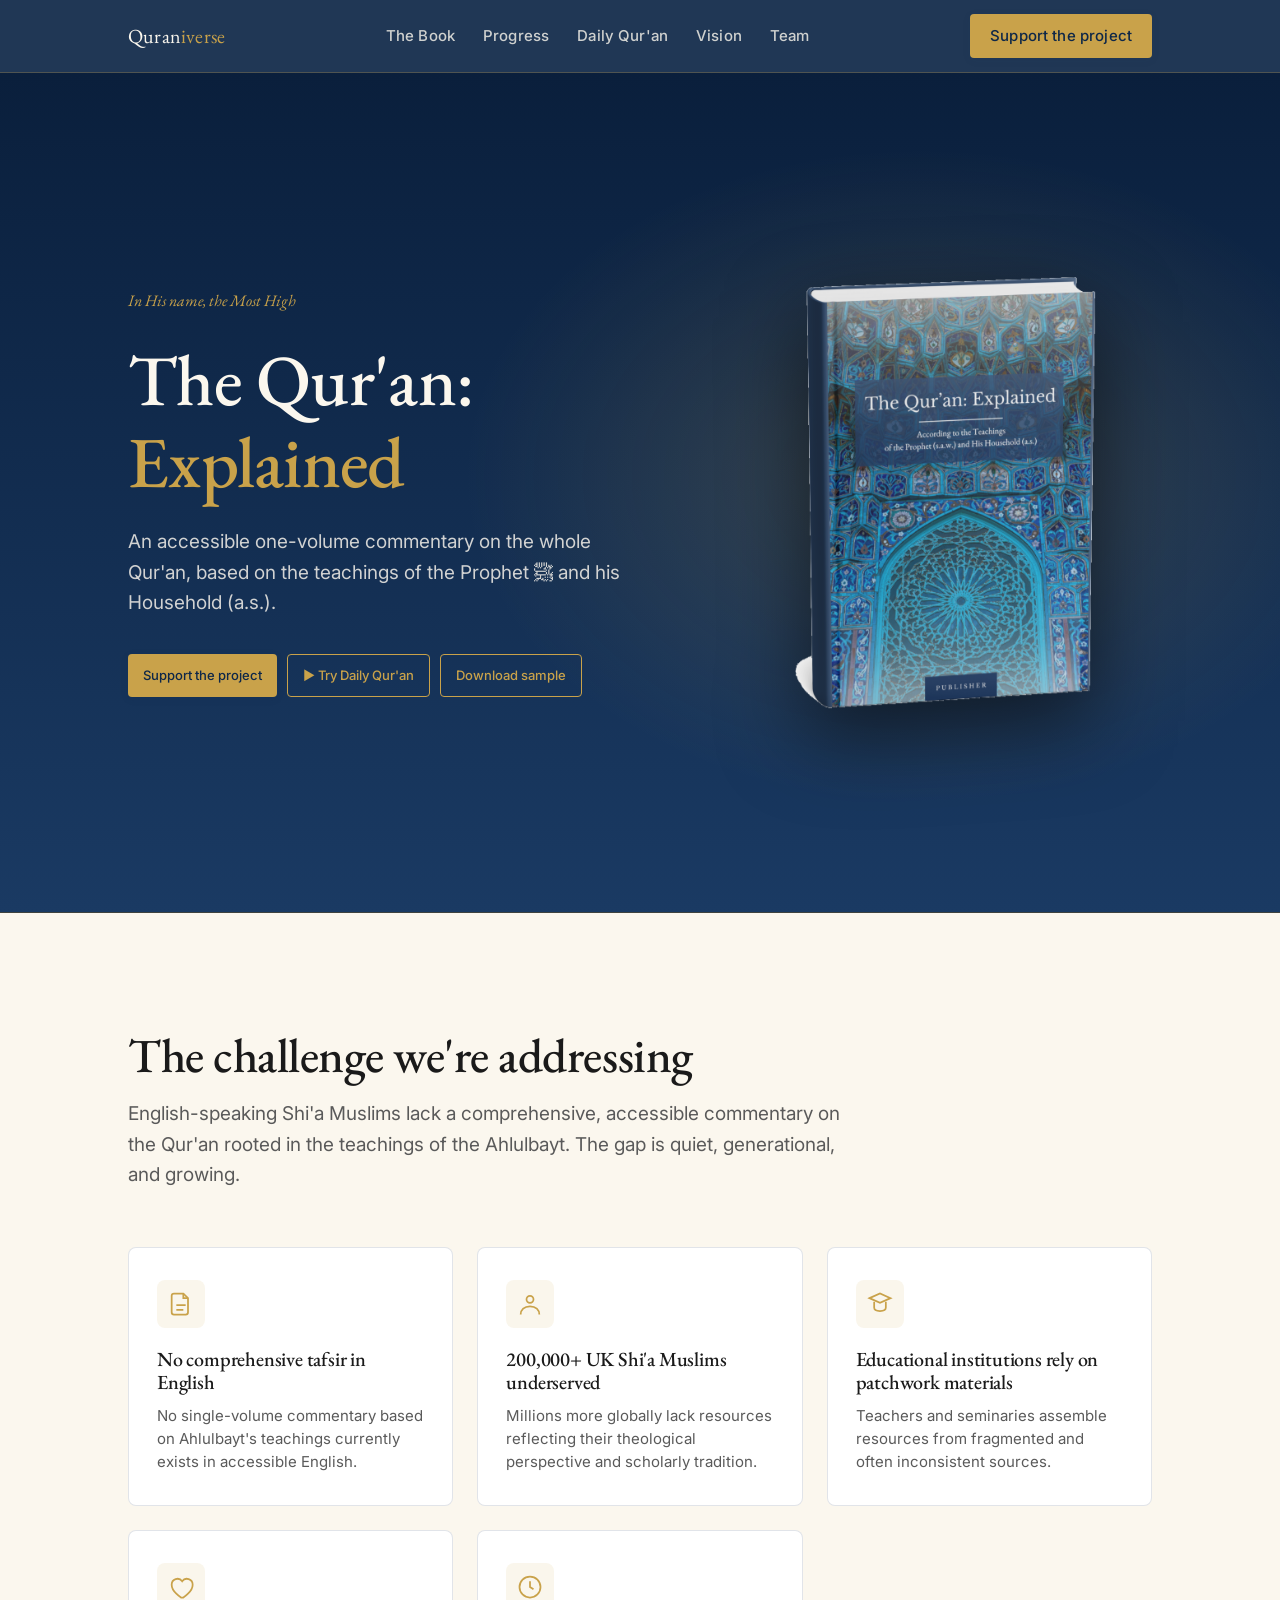
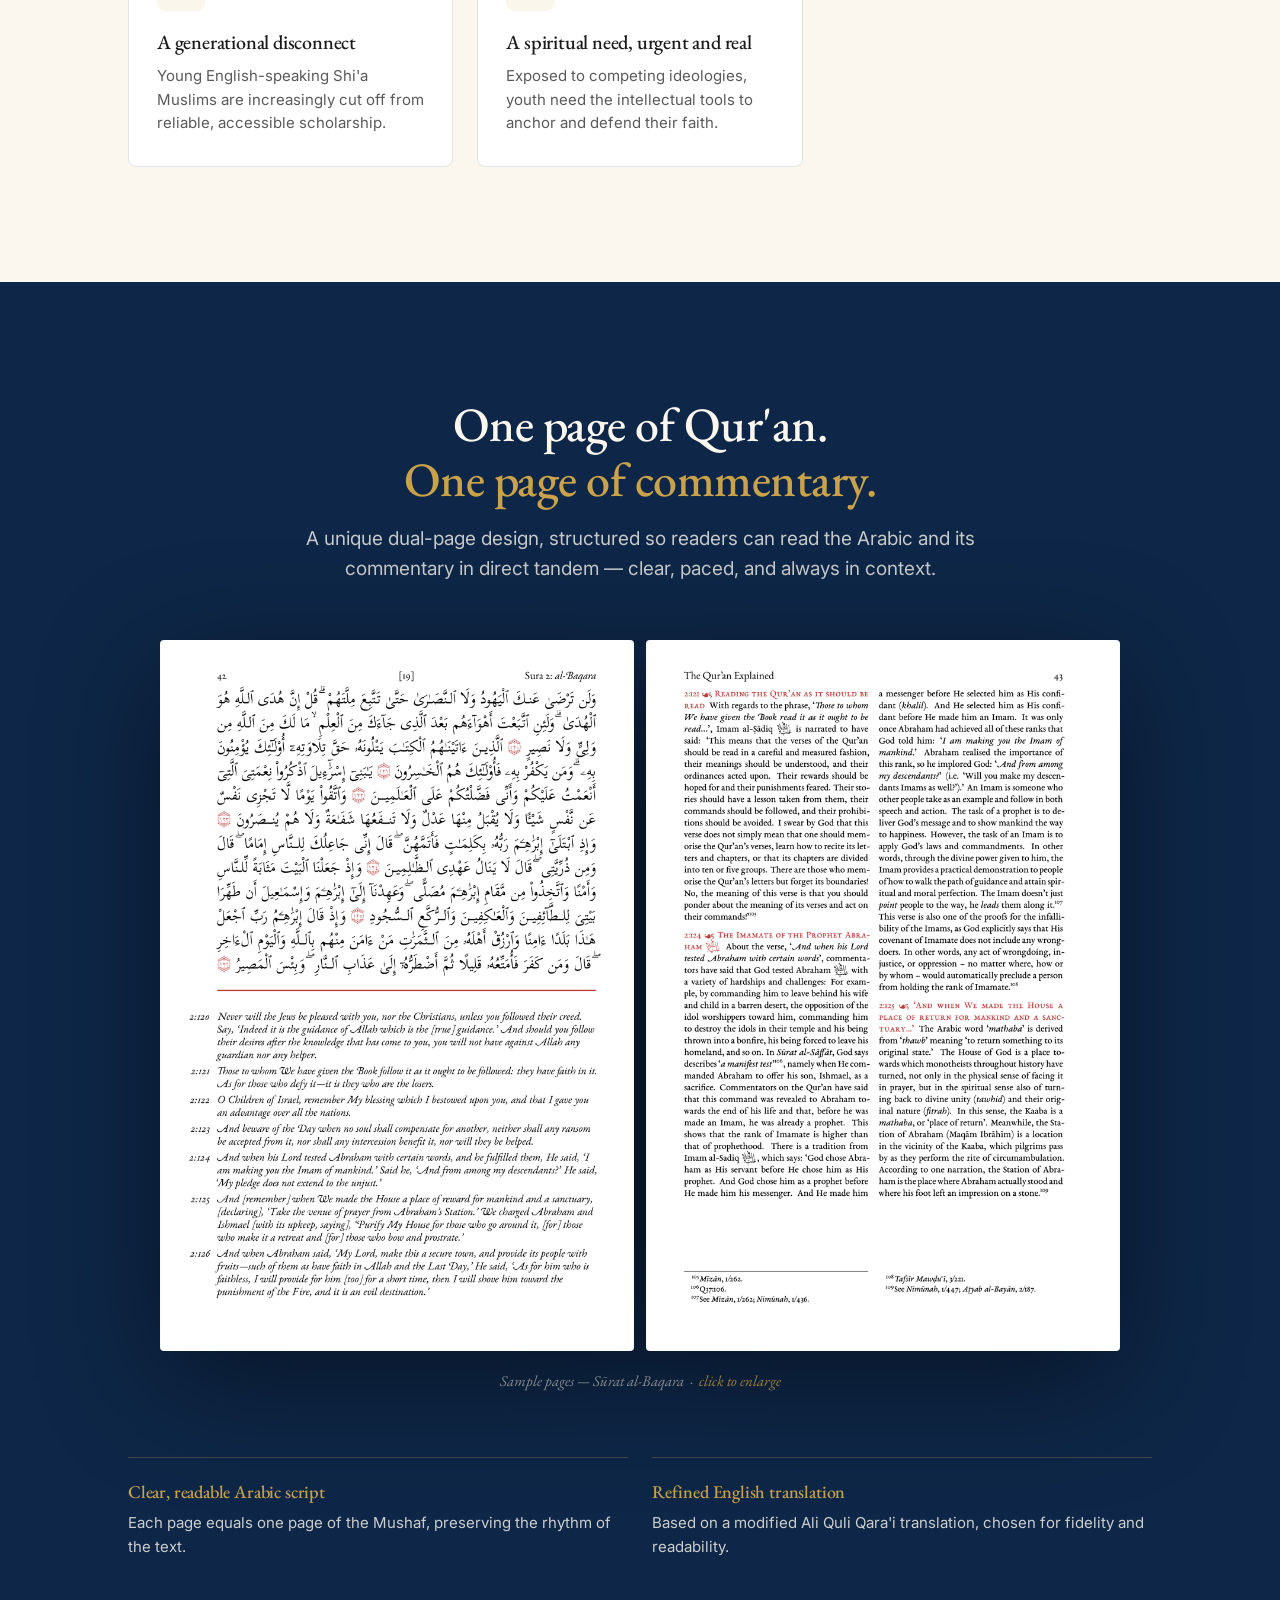
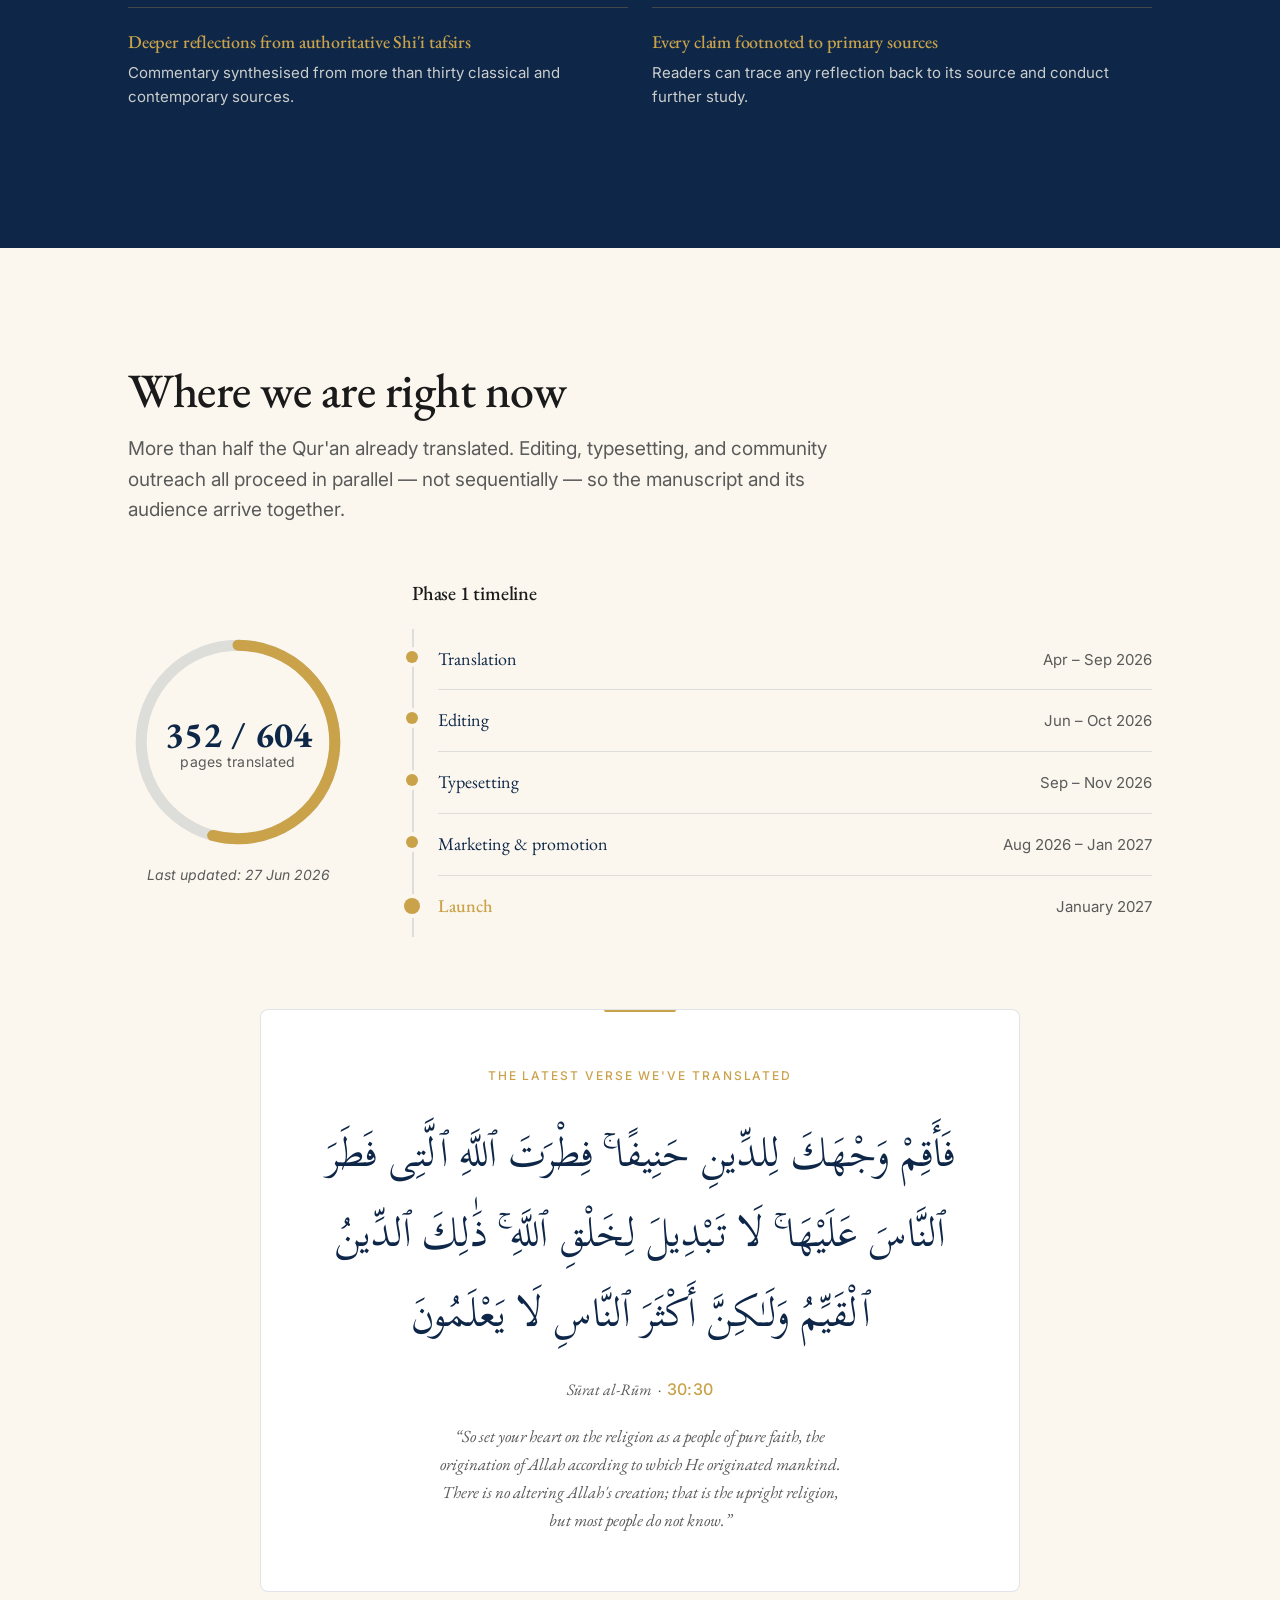
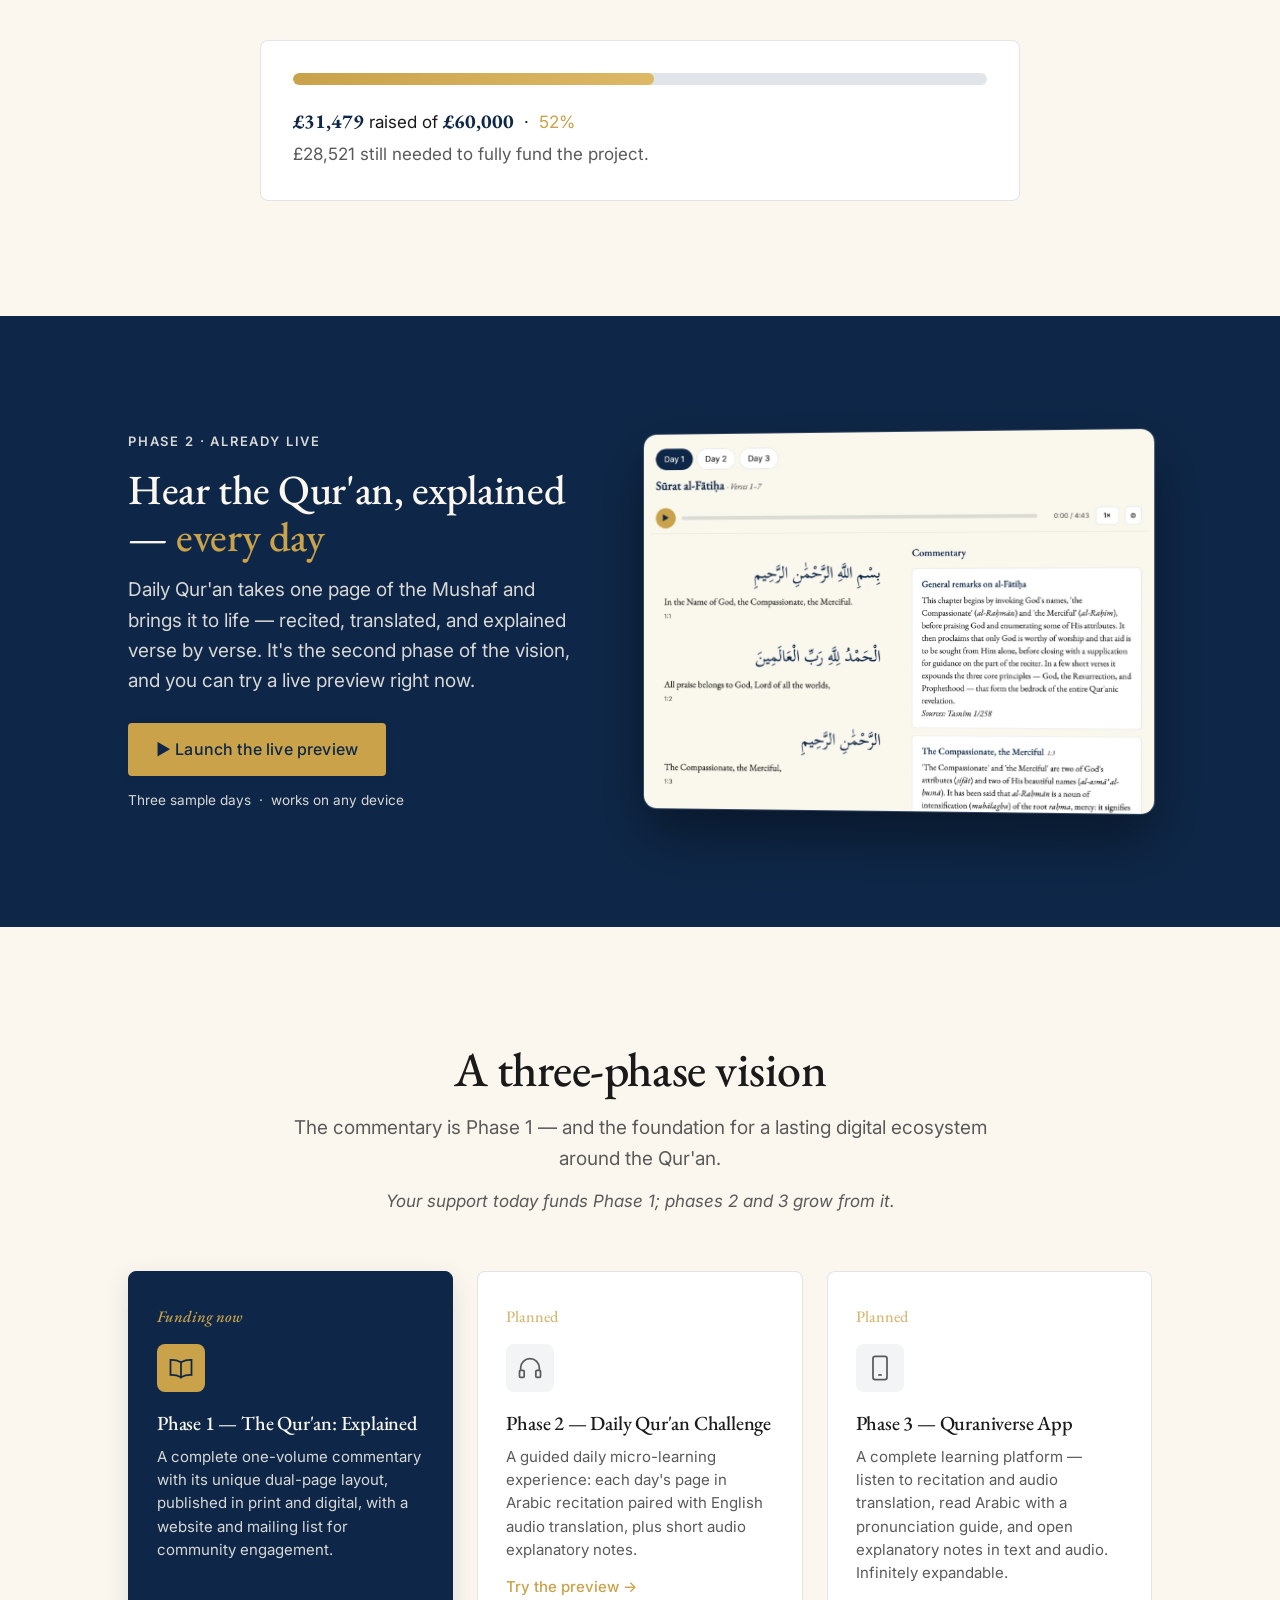
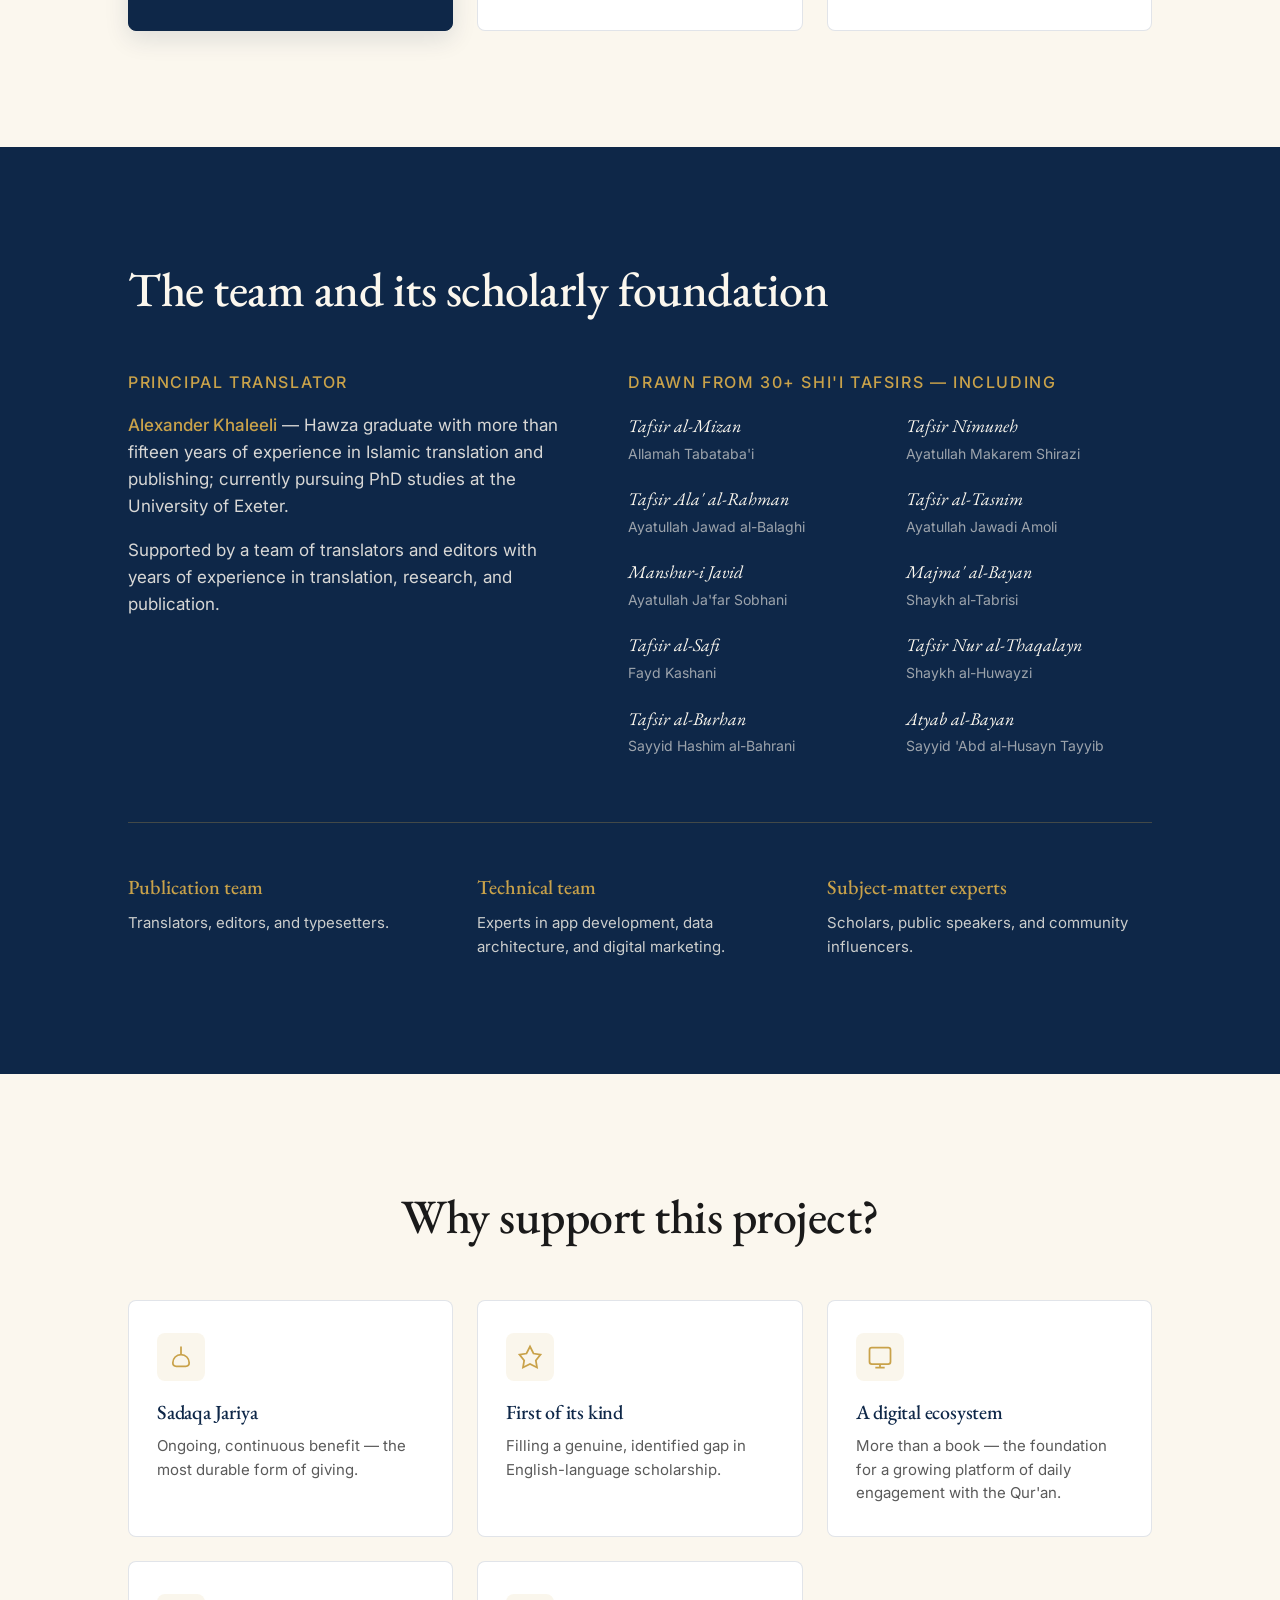
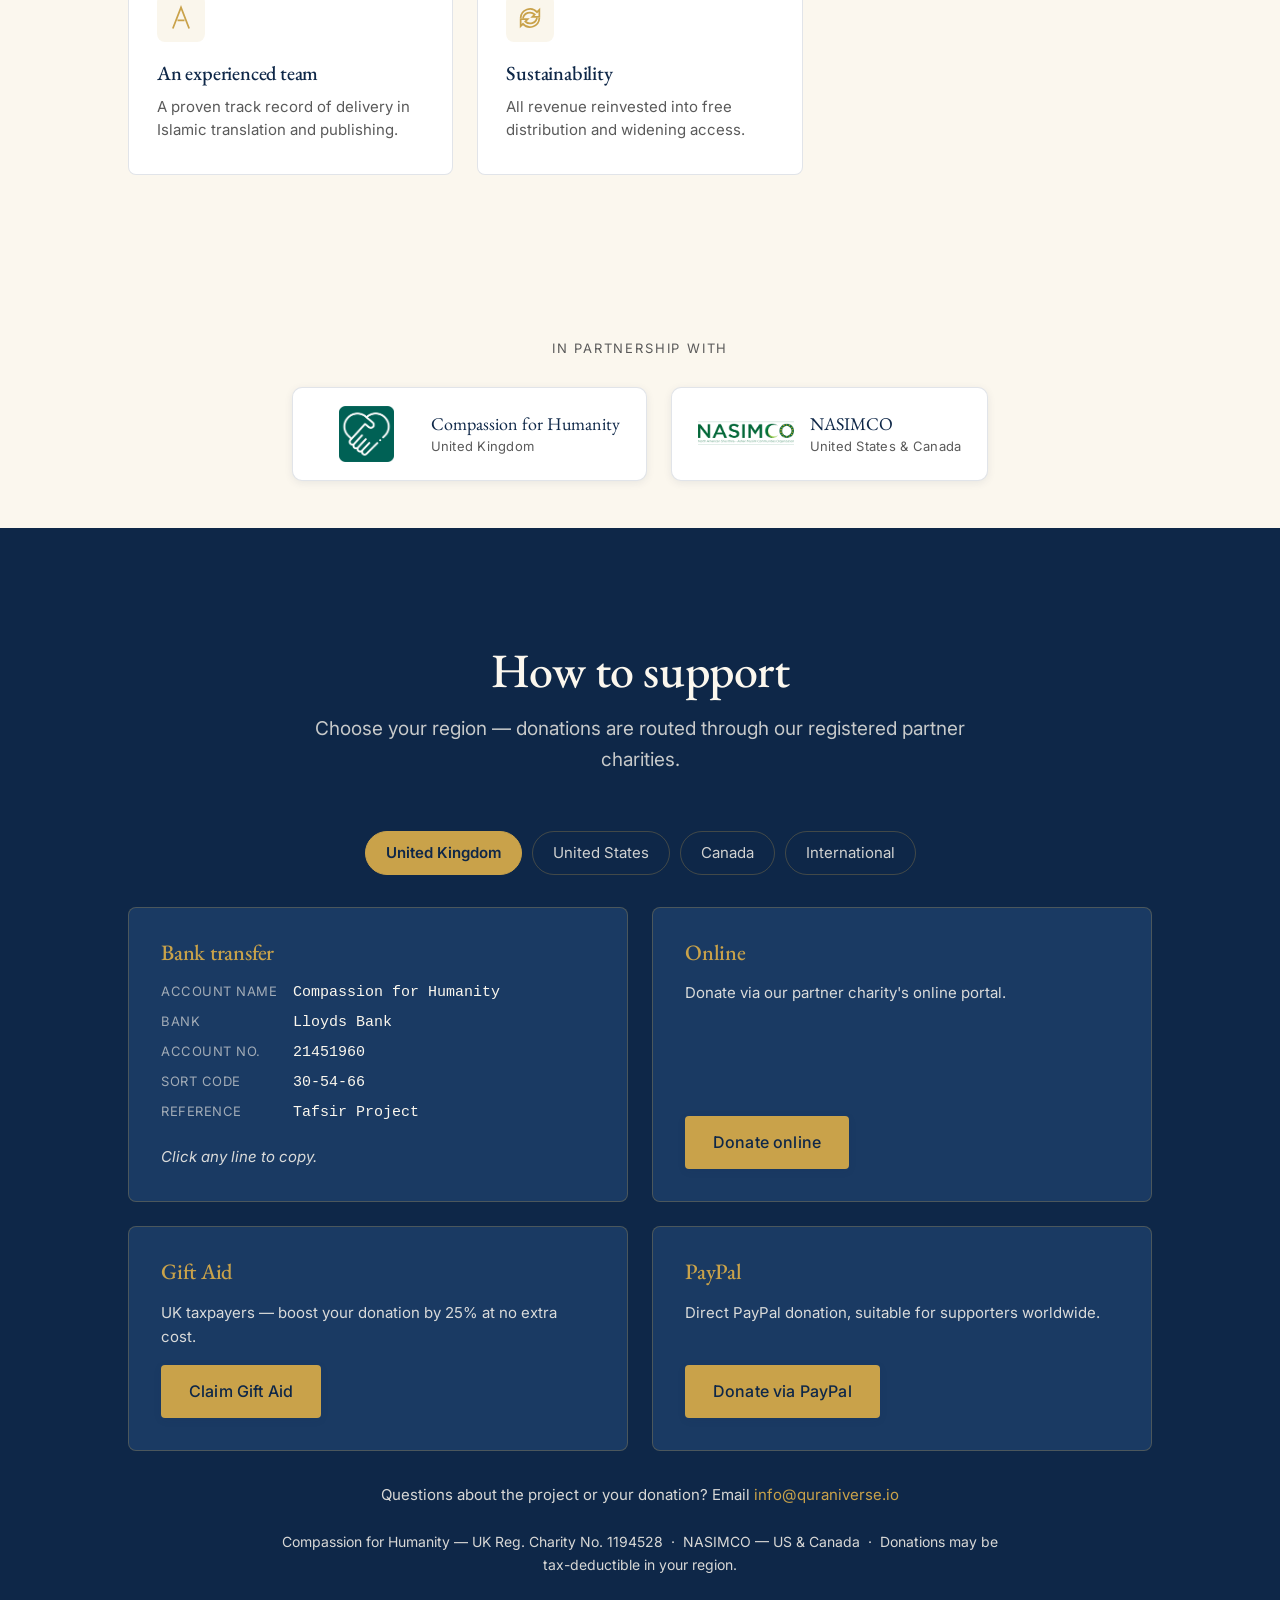
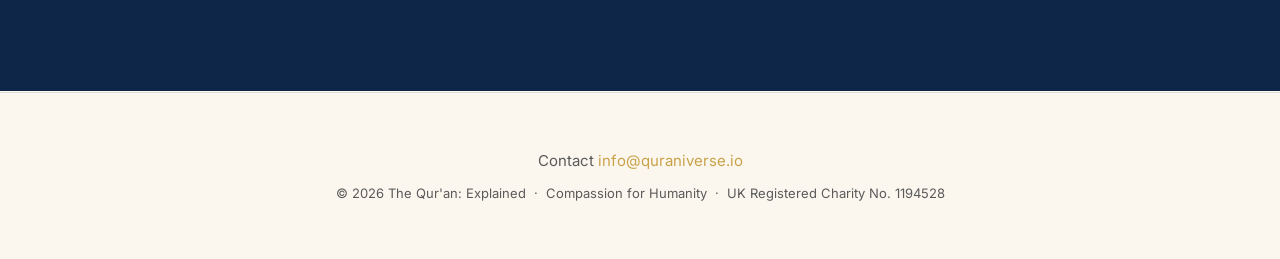
<file: index.html>
<!DOCTYPE html>
<html lang="en">
<head>
  <meta charset="UTF-8">
  <meta name="viewport" content="width=device-width, initial-scale=1.0">
  <meta name="description" content="The Qur'an: Explained — an accessible one-volume commentary on the whole Qur'an, based on the teachings of the Prophet and his Household.">
  <meta name="theme-color" content="#0E2748">
  <link rel="canonical" href="https://quraniverse.io/">
  <meta property="og:type" content="website">
  <meta property="og:site_name" content="The Qur'an: Explained">
  <meta property="og:url" content="https://quraniverse.io/">
  <meta property="og:title" content="The Qur'an: Explained">
  <meta property="og:description" content="An accessible one-volume commentary on the whole Qur'an, based on the teachings of the Prophet and his Household.">
  <meta property="og:image" content="https://quraniverse.io/assets/og-image.jpg">
  <meta property="og:image:width" content="1200">
  <meta property="og:image:height" content="630">
  <meta property="og:image:alt" content="The Qur'an: Explained — an accessible one-volume commentary">
  <meta property="og:locale" content="en_GB">
  <meta name="twitter:card" content="summary_large_image">
  <meta name="twitter:title" content="The Qur'an: Explained">
  <meta name="twitter:description" content="An accessible one-volume commentary on the whole Qur'an, based on the teachings of the Prophet and his Household.">
  <meta name="twitter:image" content="https://quraniverse.io/assets/og-image.jpg">
  <title>The Qur'an: Explained</title>
  <link rel="icon" type="image/x-icon" href="assets/favicon.ico">
  <link rel="icon" type="image/png" sizes="32x32" href="assets/favicon-32.png">
  <link rel="icon" type="image/png" sizes="192x192" href="assets/favicon-192.png">
  <link rel="apple-touch-icon" sizes="180x180" href="assets/apple-touch-icon.png">
  <link rel="preconnect" href="https://fonts.googleapis.com">
  <link rel="preconnect" href="https://fonts.gstatic.com" crossorigin>
  <link href="https://fonts.googleapis.com/css2?family=EB+Garamond:ital,wght@0,400;0,500;0,600;1,400&family=Inter:wght@400;500;600&family=Scheherazade+New:wght@400;500;600;700&display=swap" rel="stylesheet">
  <link rel="stylesheet" href="styles.css">
</head>
<body>
  <header class="nav">
    <div class="container nav__inner">
      <a href="#" class="nav__brand">Quran<span class="accent">iverse</span></a>
      <nav class="nav__links" aria-label="Section navigation">
        <a href="#book">The Book</a>
        <a href="#progress">Progress</a>
        <a href="#daily">Daily Qur'an</a>
        <a href="#phases">Vision</a>
        <a href="#team">Team</a>
      </nav>
      <a href="#support" class="btn btn--primary nav__cta"><span class="nav__cta-long">Support the project</span><span class="nav__cta-short">Support</span></a>
    </div>
  </header>

  <main>
    <section class="hero">
      <div class="container hero__inner">
        <div class="hero__text">
          <p class="hero__bismillah">In His name, the Most High</p>
          <h1>The Qur'an:<br><span class="accent">Explained</span></h1>
          <p class="lead">An accessible one-volume commentary on the whole Qur'an, based on the teachings of the Prophet&nbsp;ﷺ and his Household&nbsp;(a.s.).</p>
          <div class="hero__cta">
            <a href="#support" class="btn btn--primary">Support the project</a>
            <a href="/daily" class="btn btn--ghost">▶ Try Daily Qur'an</a>
            <a href="assets/The_Quran_Explained_Sample.pdf" class="btn btn--ghost" download="The_Quran_Explained_Sample.pdf">Download sample</a>
          </div>
        </div>
        <div class="hero__visual">
          <img src="assets/book-cover.png" alt="The Qur'an: Explained — book cover" class="hero__cover" id="heroCover">
        </div>
      </div>
    </section>

    <section class="section challenge" id="challenge">
  <div class="container">
    <div class="section__head">
      <h2>The challenge we're addressing</h2>
      <p class="lead">English-speaking Shi'a Muslims lack a comprehensive, accessible commentary on the Qur'an rooted in the teachings of the Ahlulbayt. The gap is quiet, generational, and growing.</p>
    </div>
    <div class="cards cards--3">
      <article class="card">
        <div class="card__icon">
          <svg viewBox="0 0 24 24" width="28" height="28" fill="none" stroke="currentColor" stroke-width="1.5"><path d="M4 5a2 2 0 0 1 2-2h8l4 4v12a2 2 0 0 1-2 2H6a2 2 0 0 1-2-2z"/><path d="M14 3v4h4"/><path d="M8 13h8M8 17h6"/></svg>
        </div>
        <h3>No comprehensive tafsir in English</h3>
        <p>No single-volume commentary based on Ahlulbayt's teachings currently exists in accessible English.</p>
      </article>
      <article class="card">
        <div class="card__icon">
          <svg viewBox="0 0 24 24" width="28" height="28" fill="none" stroke="currentColor" stroke-width="1.5"><circle cx="12" cy="8" r="3"/><path d="M4 21c0-4 3-7 8-7s8 3 8 7"/></svg>
        </div>
        <h3>200,000+ UK Shi'a Muslims underserved</h3>
        <p>Millions more globally lack resources reflecting their theological perspective and scholarly tradition.</p>
      </article>
      <article class="card">
        <div class="card__icon">
          <svg viewBox="0 0 24 24" width="28" height="28" fill="none" stroke="currentColor" stroke-width="1.5"><path d="M3 7l9-4 9 4-9 4z"/><path d="M7 10v5c0 2 2 3 5 3s5-1 5-3v-5"/></svg>
        </div>
        <h3>Educational institutions rely on patchwork materials</h3>
        <p>Teachers and seminaries assemble resources from fragmented and often inconsistent sources.</p>
      </article>
      <article class="card">
        <div class="card__icon">
          <svg viewBox="0 0 24 24" width="28" height="28" fill="none" stroke="currentColor" stroke-width="1.5"><path d="M12 21s-8-5-8-11a5 5 0 0 1 9-3 5 5 0 0 1 9 3c0 6-8 11-8 11z"/></svg>
        </div>
        <h3>A generational disconnect</h3>
        <p>Young English-speaking Shi'a Muslims are increasingly cut off from reliable, accessible scholarship.</p>
      </article>
      <article class="card">
        <div class="card__icon">
          <svg viewBox="0 0 24 24" width="28" height="28" fill="none" stroke="currentColor" stroke-width="1.5"><circle cx="12" cy="12" r="9"/><path d="M12 7v5l3 2"/></svg>
        </div>
        <h3>A spiritual need, urgent and real</h3>
        <p>Exposed to competing ideologies, youth need the intellectual tools to anchor and defend their faith.</p>
      </article>
    </div>
  </div>
</section>

<section class="section section--navy book" id="book">
  <div class="container">
    <div class="section__head section__head--centered">
      <h2>One page of Qur'an.<br><span class="accent">One page of commentary.</span></h2>
      <p class="lead">A unique dual-page design, structured so readers can read the Arabic and its commentary in direct tandem — clear, paced, and always in context.</p>
    </div>
    <figure class="sample-spread">
      <button type="button" class="sample-spread__trigger" aria-label="Enlarge sample pages" data-lightbox="sampleLightbox">
        <span class="sample-spread__pages">
          <img src="assets/sample-page-1.png" alt="Page 42 — Arabic text of Sūrat al-Baqara with numbered English translation" loading="lazy">
          <img src="assets/sample-page-2.png" alt="Page 43 — commentary for Sūrat al-Baqara, verses 2:120–2:126" loading="lazy">
        </span>
      </button>
      <figcaption>Sample pages — Sūrat al-Baqara &nbsp;·&nbsp; <em>click to enlarge</em></figcaption>
    </figure>
    <div class="cards cards--2 book__features">
      <div class="feature">
        <h3>Clear, readable Arabic script</h3>
        <p>Each page equals one page of the Mushaf, preserving the rhythm of the text.</p>
      </div>
      <div class="feature">
        <h3>Refined English translation</h3>
        <p>Based on a modified Ali Quli Qara'i translation, chosen for fidelity and readability.</p>
      </div>
      <div class="feature">
        <h3>Deeper reflections from authoritative Shi'i tafsirs</h3>
        <p>Commentary synthesised from more than thirty classical and contemporary sources.</p>
      </div>
      <div class="feature">
        <h3>Every claim footnoted to primary sources</h3>
        <p>Readers can trace any reflection back to its source and conduct further study.</p>
      </div>
    </div>
  </div>
</section>

<section class="section progress" id="progress">
  <div class="container">
    <div class="section__head">
      <h2>Where we are right now</h2>
      <p class="lead">More than half the Qur'an already translated. Editing, typesetting, and community outreach all proceed in parallel — not sequentially — so the manuscript and its audience arrive together.</p>
    </div>
    <div class="progress__grid">
      <div class="progress__ring-wrap">
        <div class="progress__ring-figure">
          <svg class="progress-ring" viewBox="0 0 200 200" width="220" height="220" aria-hidden="true">
            <circle cx="100" cy="100" r="88" fill="none" stroke="var(--border)" stroke-width="10"/>
            <circle cx="100" cy="100" r="88" fill="none" stroke="var(--brass)" stroke-width="10"
                    stroke-linecap="round"
                    stroke-dasharray="553"
                    stroke-dashoffset="253.6"
                    transform="rotate(-90 100 100)"/>
          </svg>
          <div class="progress__ring-text">
            <strong>352 / 604</strong>
            <span>pages translated</span>
          </div>
        </div>
        <p class="progress__updated"><em>Last updated: 27 Jun 2026</em></p>
      </div>
      <div class="timeline">
        <h3 class="timeline__title">Phase 1 timeline</h3>
        <ol class="timeline__list">
          <li><span class="timeline__dot" data-stage="translation"></span><span class="timeline__stage">Translation</span><span class="timeline__dates">Apr&nbsp;–&nbsp;Sep&nbsp;2026</span></li>
          <li><span class="timeline__dot" data-stage="editing"></span><span class="timeline__stage">Editing</span><span class="timeline__dates">Jun&nbsp;–&nbsp;Oct&nbsp;2026</span></li>
          <li><span class="timeline__dot" data-stage="typesetting"></span><span class="timeline__stage">Typesetting</span><span class="timeline__dates">Sep&nbsp;–&nbsp;Nov&nbsp;2026</span></li>
          <li><span class="timeline__dot" data-stage="marketing"></span><span class="timeline__stage">Marketing &amp; promotion</span><span class="timeline__dates">Aug&nbsp;2026&nbsp;–&nbsp;Jan&nbsp;2027</span></li>
          <li class="timeline__launch"><span class="timeline__dot" data-stage="launch"></span><span class="timeline__stage">Launch</span><span class="timeline__dates">January&nbsp;2027</span></li>
        </ol>
      </div>
    </div>
    <aside class="latest-verse">
      <p class="latest-verse__label">The latest verse we've translated</p>
      <p class="latest-verse__arabic" lang="ar" dir="rtl">فَأَقِمْ وَجْهَكَ لِلدِّينِ حَنِيفًا ۚ فِطْرَتَ ٱللَّهِ ٱلَّتِى فَطَرَ ٱلنَّاسَ عَلَيْهَا ۚ لَا تَبْدِيلَ لِخَلْقِ ٱللَّهِ ۚ ذَٰلِكَ ٱلدِّينُ ٱلْقَيِّمُ وَلَـٰكِنَّ أَكْثَرَ ٱلنَّاسِ لَا يَعْلَمُونَ</p>
      <p class="latest-verse__ref">Sūrat al-Rūm &nbsp;·&nbsp; <strong>30:30</strong></p>
      <p class="latest-verse__english">&ldquo;So set your heart on the religion as a people of pure faith, the origination of Allah according to which He originated mankind. There is no altering Allah's creation; that is the upright religion, but most people do not know.&rdquo;</p>
    </aside>
    <div class="funds">
      <div class="funds__bar" aria-hidden="true"><div class="funds__fill" style="width:52%"></div></div>
      <div class="funds__labels">
        <p><strong>£31,479</strong> raised of <strong>£60,000</strong> &nbsp;·&nbsp; <span class="accent">52%</span></p>
        <p class="funds__gap">£28,521 still needed to fully fund the project.</p>
      </div>
    </div>
  </div>
</section>

<section class="section section--navy daily-band" id="daily">
  <div class="container daily-band__inner">
    <div class="daily-band__text">
      <p class="daily-band__eyebrow">Phase 2 · Already live</p>
      <h2>Hear the Qur'an, explained — <span class="accent">every day</span></h2>
      <p class="lead">Daily Qur'an takes one page of the Mushaf and brings it to life — recited, translated, and explained verse by verse. It's the second phase of the vision, and you can try a live preview right now.</p>
      <a href="/daily" class="btn btn--primary daily-band__cta">▶ Launch the live preview</a>
      <p class="daily-band__note">Three sample days &nbsp;·&nbsp; works on any device</p>
    </div>
    <a href="/daily" class="daily-band__shot" aria-label="Open the Daily Qur'an live preview">
      <img src="assets/daily-preview.webp" alt="The Daily Qur'an interface — a recitation player above Arabic verses with English translation and a commentary panel" loading="lazy" width="1600" height="1184">
    </a>
  </div>
</section>
    <section class="section phases" id="phases">
  <div class="container">
    <div class="section__head section__head--centered">
      <h2>A three-phase vision</h2>
      <p class="lead">The commentary is Phase 1 — and the foundation for a lasting digital ecosystem around the Qur'an.</p>
      <p class="phases__note"><em>Your support today funds Phase 1; phases 2 and 3 grow from it.</em></p>
    </div>
    <div class="cards cards--3 phases__cards">
      <article class="card phase phase--current">
        <span class="phase__tag phase__tag--current">Funding now</span>
        <div class="card__icon">
          <svg viewBox="0 0 24 24" width="28" height="28" fill="none" stroke="currentColor" stroke-width="1.5"><path d="M12 6v15M3 5a17 17 0 0 1 9 2 17 17 0 0 1 9-2v13a17 17 0 0 0-9 2 17 17 0 0 0-9-2z"/></svg>
        </div>
        <h3>Phase 1 — The Qur'an: Explained</h3>
        <p>A complete one-volume commentary with its unique dual-page layout, published in print and digital, with a website and mailing list for community engagement.</p>
      </article>
      <article class="card phase phase--planned">
        <span class="phase__tag">Planned</span>
        <div class="card__icon">
          <svg viewBox="0 0 24 24" width="28" height="28" fill="none" stroke="currentColor" stroke-width="1.5"><path d="M4 14v-2a8 8 0 0 1 16 0v2"/><rect x="3" y="14" width="4" height="6" rx="1"/><rect x="17" y="14" width="4" height="6" rx="1"/></svg>
        </div>
        <h3>Phase 2 — Daily Qur'an Challenge</h3>
        <p>A guided daily micro-learning experience: each day's page in Arabic recitation paired with English audio translation, plus short audio explanatory notes.</p>
        <p class="phase__preview"><a href="/daily" class="inline-link">Try the preview →</a></p>
      </article>
      <article class="card phase phase--planned">
        <span class="phase__tag">Planned</span>
        <div class="card__icon">
          <svg viewBox="0 0 24 24" width="28" height="28" fill="none" stroke="currentColor" stroke-width="1.5"><rect x="6" y="2" width="12" height="20" rx="2"/><path d="M10.5 18h3"/></svg>
        </div>
        <h3>Phase 3 — Quraniverse App</h3>
        <p>A complete learning platform — listen to recitation and audio translation, read Arabic with a pronunciation guide, and open explanatory notes in text and audio. Infinitely expandable.</p>
      </article>
    </div>
  </div>
</section>
    <section class="section section--navy team" id="team">
  <div class="container">
    <div class="section__head">
      <h2>The team and its scholarly foundation</h2>
    </div>
    <div class="team__grid">
      <div class="team__intro">
        <h3>Principal translator</h3>
        <p><strong>Alexander Khaleeli</strong> — Hawza graduate with more than fifteen years of experience in Islamic translation and publishing; currently pursuing PhD studies at the University of Exeter.</p>
        <p>Supported by a team of translators and editors with years of experience in translation, research, and publication.</p>
      </div>
      <div class="team__tafsirs">
        <h3>Drawn from 30+ Shi'i tafsirs — including</h3>
        <ul class="tafsirs">
          <li><em>Tafsir al-Mizan</em><span>Allamah Tabataba'i</span></li>
          <li><em>Tafsir Nimuneh</em><span>Ayatullah Makarem Shirazi</span></li>
          <li><em>Tafsir Ala' al-Rahman</em><span>Ayatullah Jawad al-Balaghi</span></li>
          <li><em>Tafsir al-Tasnim</em><span>Ayatullah Jawadi Amoli</span></li>
          <li><em>Manshur-i Javid</em><span>Ayatullah Ja'far Sobhani</span></li>
          <li><em>Majma' al-Bayan</em><span>Shaykh al-Tabrisi</span></li>
          <li><em>Tafsir al-Safi</em><span>Fayd Kashani</span></li>
          <li><em>Tafsir Nur al-Thaqalayn</em><span>Shaykh al-Huwayzi</span></li>
          <li><em>Tafsir al-Burhan</em><span>Sayyid Hashim al-Bahrani</span></li>
          <li><em>Atyab al-Bayan</em><span>Sayyid 'Abd al-Husayn Tayyib</span></li>
        </ul>
      </div>
    </div>
    <div class="team__roles">
      <div class="role">
        <h4>Publication team</h4>
        <p>Translators, editors, and typesetters.</p>
      </div>
      <div class="role">
        <h4>Technical team</h4>
        <p>Experts in app development, data architecture, and digital marketing.</p>
      </div>
      <div class="role">
        <h4>Subject-matter experts</h4>
        <p>Scholars, public speakers, and community influencers.</p>
      </div>
    </div>
  </div>
</section>
    <section class="section why" id="why">
  <div class="container">
    <div class="section__head section__head--centered">
      <h2>Why support this project?</h2>
    </div>
    <div class="cards cards--3 why__cards">
      <article class="card">
        <div class="card__icon"><svg viewBox="0 0 24 24" width="28" height="28" fill="none" stroke="currentColor" stroke-width="1.5"><path d="M12 3v7M12 10c-4 0-7 3-7 7 0 2 1 3 3 3h8c2 0 3-1 3-3 0-4-3-7-7-7z"/></svg></div>
        <h3>Sadaqa Jariya</h3>
        <p>Ongoing, continuous benefit — the most durable form of giving.</p>
      </article>
      <article class="card">
        <div class="card__icon"><svg viewBox="0 0 24 24" width="28" height="28" fill="none" stroke="currentColor" stroke-width="1.5"><polygon points="12,3 15,9 21,10 17,15 18,21 12,18 6,21 7,15 3,10 9,9"/></svg></div>
        <h3>First of its kind</h3>
        <p>Filling a genuine, identified gap in English-language scholarship.</p>
      </article>
      <article class="card">
        <div class="card__icon"><svg viewBox="0 0 24 24" width="28" height="28" fill="none" stroke="currentColor" stroke-width="1.5"><rect x="3" y="4" width="18" height="14" rx="2"/><path d="M8 21h8M12 18v3"/></svg></div>
        <h3>A digital ecosystem</h3>
        <p>More than a book — the foundation for a growing platform of daily engagement with the Qur'an.</p>
      </article>
      <article class="card">
        <div class="card__icon"><svg viewBox="0 0 24 24" width="28" height="28" fill="none" stroke="currentColor" stroke-width="1.5"><path d="M5 21l7-18 7 18M9 14h6"/></svg></div>
        <h3>An experienced team</h3>
        <p>A proven track record of delivery in Islamic translation and publishing.</p>
      </article>
      <article class="card">
        <div class="card__icon"><svg viewBox="0 0 24 24" width="28" height="28" fill="none" stroke="currentColor" stroke-width="1.5"><path d="M4 12a8 8 0 0 1 14-5l2-2v6h-6l2-2a6 6 0 0 0-10 3M20 12a8 8 0 0 1-14 5l-2 2v-6h6l-2 2a6 6 0 0 0 10-3"/></svg></div>
        <h3>Sustainability</h3>
        <p>All revenue reinvested into free distribution and widening access.</p>
      </article>
    </div>
  </div>
</section>

<section class="section partners" id="partners-strip">
  <div class="container">
    <p class="partners__eyebrow">In partnership with</p>
    <div class="partners__row">
      <div class="partner">
        <div class="partner__logo"><img src="assets/partners/cfh.png" alt="Compassion for Humanity logo" loading="lazy"></div>
        <div class="partner__name">Compassion for Humanity <span>United Kingdom</span></div>
      </div>
      <div class="partner">
        <div class="partner__logo"><img src="assets/partners/nasimco.png" alt="NASIMCO logo" loading="lazy"></div>
        <div class="partner__name">NASIMCO <span>United States &amp; Canada</span></div>
      </div>
    </div>
  </div>
</section>

<section class="section section--navy support" id="support">
  <div class="container">
    <div class="section__head section__head--centered">
      <h2>How to support</h2>
      <p class="lead">Choose your region — donations are routed through our registered partner charities.</p>
    </div>

    <div class="region-tabs" id="regionTabs" role="tablist">
      <button class="region-tab region-tab--active" data-region="uk" type="button">United Kingdom</button>
      <button class="region-tab" data-region="us" type="button">United States</button>
      <button class="region-tab" data-region="ca" type="button">Canada</button>
      <button class="region-tab" data-region="intl" type="button">International</button>
    </div>

    <!-- United Kingdom -->
    <div class="region-panel" data-region="uk">
      <div class="support__grid">
        <article class="donate-card">
          <h3>Bank transfer</h3>
          <dl class="bank">
            <div><dt>Account name</dt><dd><button class="copy" data-copy="Compassion for Humanity">Compassion for Humanity</button></dd></div>
            <div><dt>Bank</dt><dd><button class="copy" data-copy="Lloyds Bank">Lloyds Bank</button></dd></div>
            <div><dt>Account no.</dt><dd><button class="copy" data-copy="21451960">21451960</button></dd></div>
            <div><dt>Sort code</dt><dd><button class="copy" data-copy="30-54-66">30-54-66</button></dd></div>
            <div><dt>Reference</dt><dd><button class="copy" data-copy="Tafsir Project">Tafsir Project</button></dd></div>
          </dl>
          <p class="donate-card__note"><em>Click any line to copy.</em></p>
        </article>
        <article class="donate-card">
          <h3>Online</h3>
          <p>Donate via our partner charity's online portal.</p>
          <a href="https://sad.qa/Qurancommentary" class="btn btn--primary" target="_blank" rel="noopener">Donate online</a>
        </article>
        <article class="donate-card">
          <h3>Gift Aid</h3>
          <p>UK taxpayers — boost your donation by 25% at no extra cost.</p>
          <a href="https://compassionforhumanity.org.uk/gift_aid" class="btn btn--primary" target="_blank" rel="noopener">Claim Gift Aid</a>
        </article>
        <article class="donate-card">
          <h3>PayPal</h3>
          <p>Direct PayPal donation, suitable for supporters worldwide.</p>
          <a href="https://www.paypal.com/donate/?hosted_button_id=RLCNCZCY9FR7C" class="btn btn--primary" target="_blank" rel="noopener">Donate via PayPal</a>
        </article>
      </div>
    </div>

    <!-- United States -->
    <div class="region-panel is-hidden" data-region="us">
      <div class="support__grid support__grid--2">
        <article class="donate-card">
          <h3>Via NASIMCO (Fidelity Charitable)</h3>
          <p>US supporters can make a tax-deductible donation through our partner <strong>NASIMCO</strong>.</p>
          <a href="mailto:info@quraniverse.io?subject=NASIMCO%20donation%20(US)%20%E2%80%94%20The%20Qur'an:%20Explained" class="btn btn--primary">Contact us for details</a>
        </article>
        <article class="donate-card">
          <h3>PayPal</h3>
          <p>Direct PayPal donation, suitable for supporters worldwide.</p>
          <a href="https://www.paypal.com/donate/?hosted_button_id=RLCNCZCY9FR7C" class="btn btn--primary" target="_blank" rel="noopener">Donate via PayPal</a>
        </article>
      </div>
    </div>

    <!-- Canada -->
    <div class="region-panel is-hidden" data-region="ca">
      <div class="support__grid support__grid--2">
        <article class="donate-card">
          <h3>Via NASIMCO Canada</h3>
          <p>Canadian supporters can make a tax-deductible donation through our partner <strong>NASIMCO</strong> in Canada.</p>
          <a href="mailto:info@quraniverse.io?subject=NASIMCO%20donation%20(Canada)%20%E2%80%94%20The%20Qur'an:%20Explained" class="btn btn--primary">Contact us for details</a>
        </article>
        <article class="donate-card">
          <h3>PayPal</h3>
          <p>Direct PayPal donation, suitable for supporters worldwide.</p>
          <a href="https://www.paypal.com/donate/?hosted_button_id=RLCNCZCY9FR7C" class="btn btn--primary" target="_blank" rel="noopener">Donate via PayPal</a>
        </article>
      </div>
    </div>

    <!-- International -->
    <div class="region-panel is-hidden" data-region="intl">
      <div class="support__grid support__grid--2">
        <article class="donate-card">
          <h3>PayPal</h3>
          <p>Direct PayPal donation, suitable for supporters worldwide.</p>
          <a href="https://www.paypal.com/donate/?hosted_button_id=RLCNCZCY9FR7C" class="btn btn--primary" target="_blank" rel="noopener">Donate via PayPal</a>
        </article>
        <article class="donate-card">
          <h3>Online</h3>
          <p>Donate via our partner charity's online portal.</p>
          <a href="https://sad.qa/Qurancommentary" class="btn btn--primary" target="_blank" rel="noopener">Donate online</a>
        </article>
      </div>
    </div>

    <p class="support__contact">Questions about the project or your donation? Email <a href="mailto:info@quraniverse.io" class="inline-link">info@quraniverse.io</a></p>
    <p class="support__footnote">Compassion for Humanity — UK Reg. Charity No.&nbsp;1194528 &nbsp;·&nbsp; NASIMCO — US &amp; Canada &nbsp;·&nbsp; Donations may be tax-deductible in your region.</p>
  </div>
</section>
  </main>

  <div class="lightbox" id="sampleLightbox" aria-hidden="true" role="dialog" aria-modal="true" aria-label="Sample pages enlarged">
    <button type="button" class="lightbox__close" aria-label="Close sample pages">×</button>
    <div class="lightbox__content">
      <img src="assets/sample-page-1.png" alt="Page 42 — Arabic text of Sūrat al-Baqara with numbered English translation">
      <img src="assets/sample-page-2.png" alt="Page 43 — commentary for Sūrat al-Baqara, verses 2:120–2:126">
    </div>
  </div>

  <footer class="footer">
    <div class="container footer__inner">
      <p class="footer__contact">Contact <a href="mailto:info@quraniverse.io" class="inline-link">info@quraniverse.io</a></p>
      <p class="footer__small">
        © 2026 The Qur'an: Explained &nbsp;·&nbsp; Compassion for Humanity &nbsp;·&nbsp; UK Registered Charity No. 1194528
      </p>
    </div>
  </footer>

  <script src="script.js" defer></script>
</body>
</html>
</file>
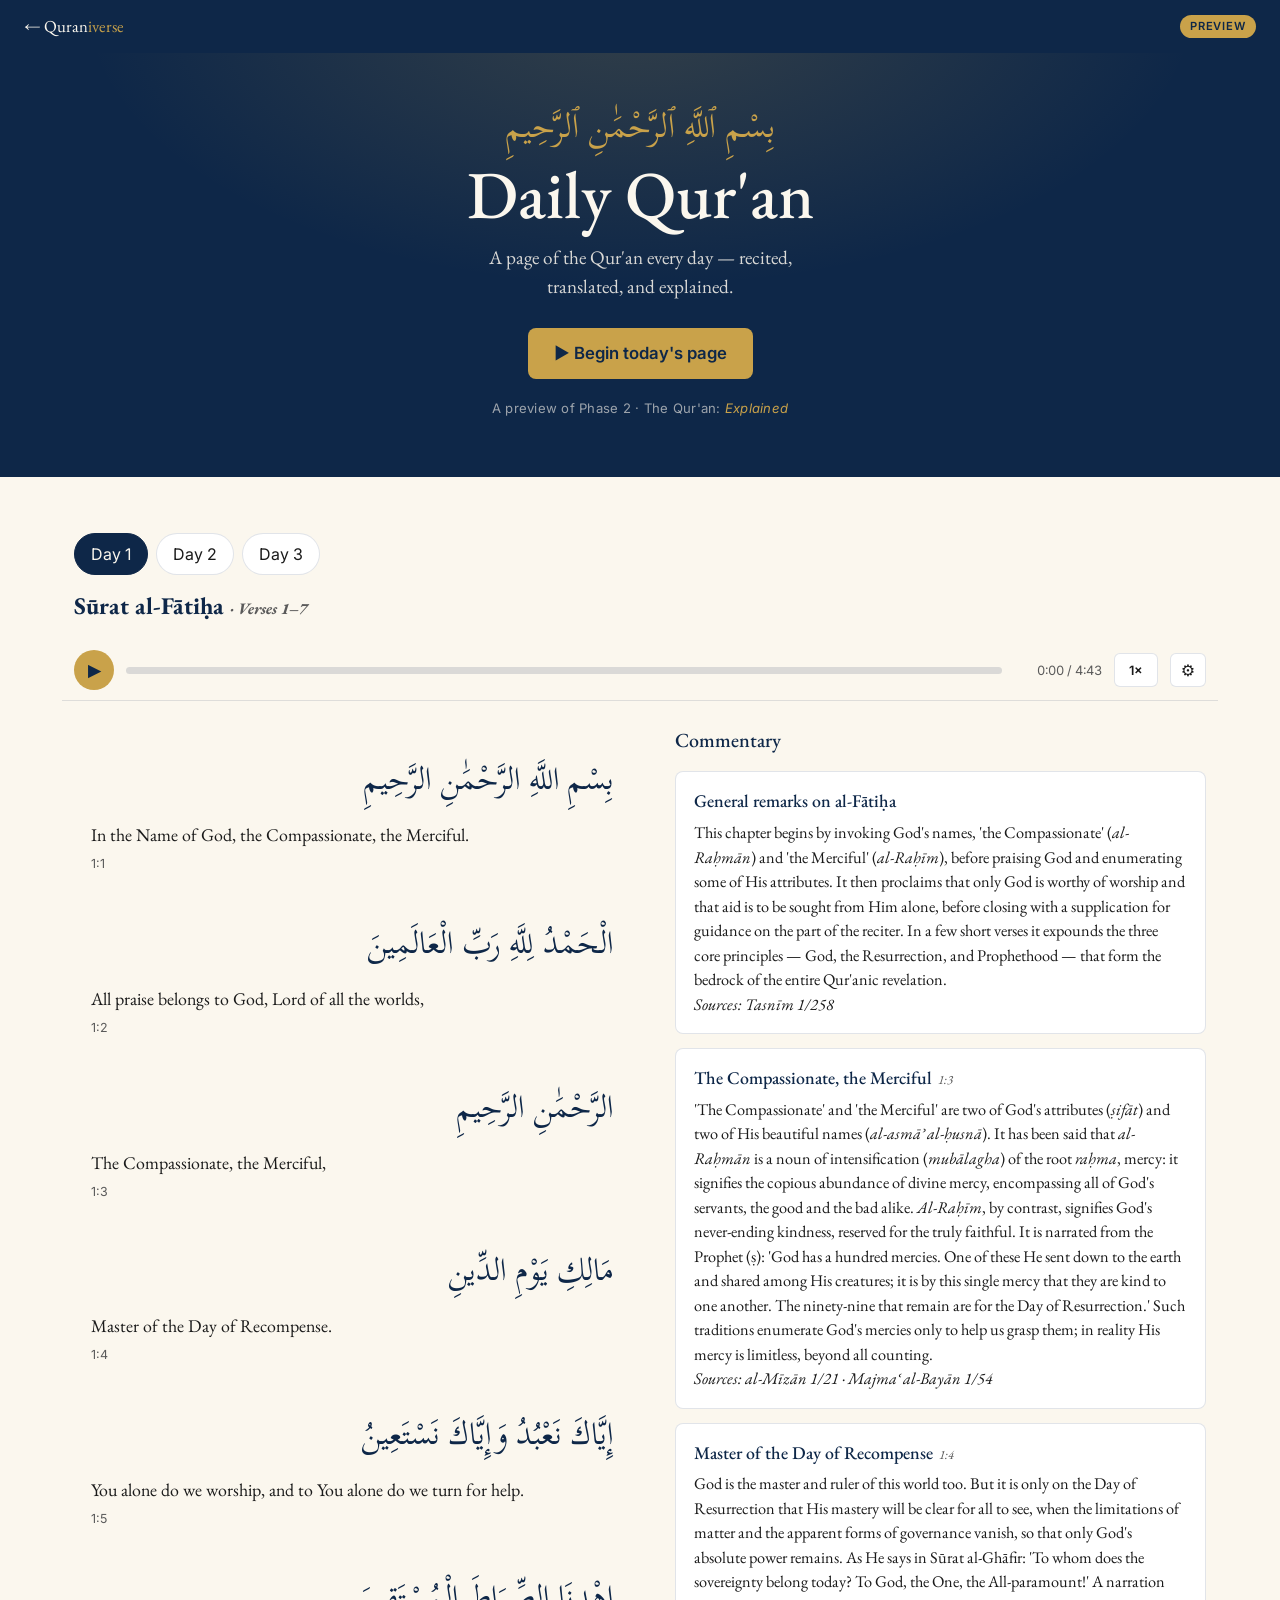
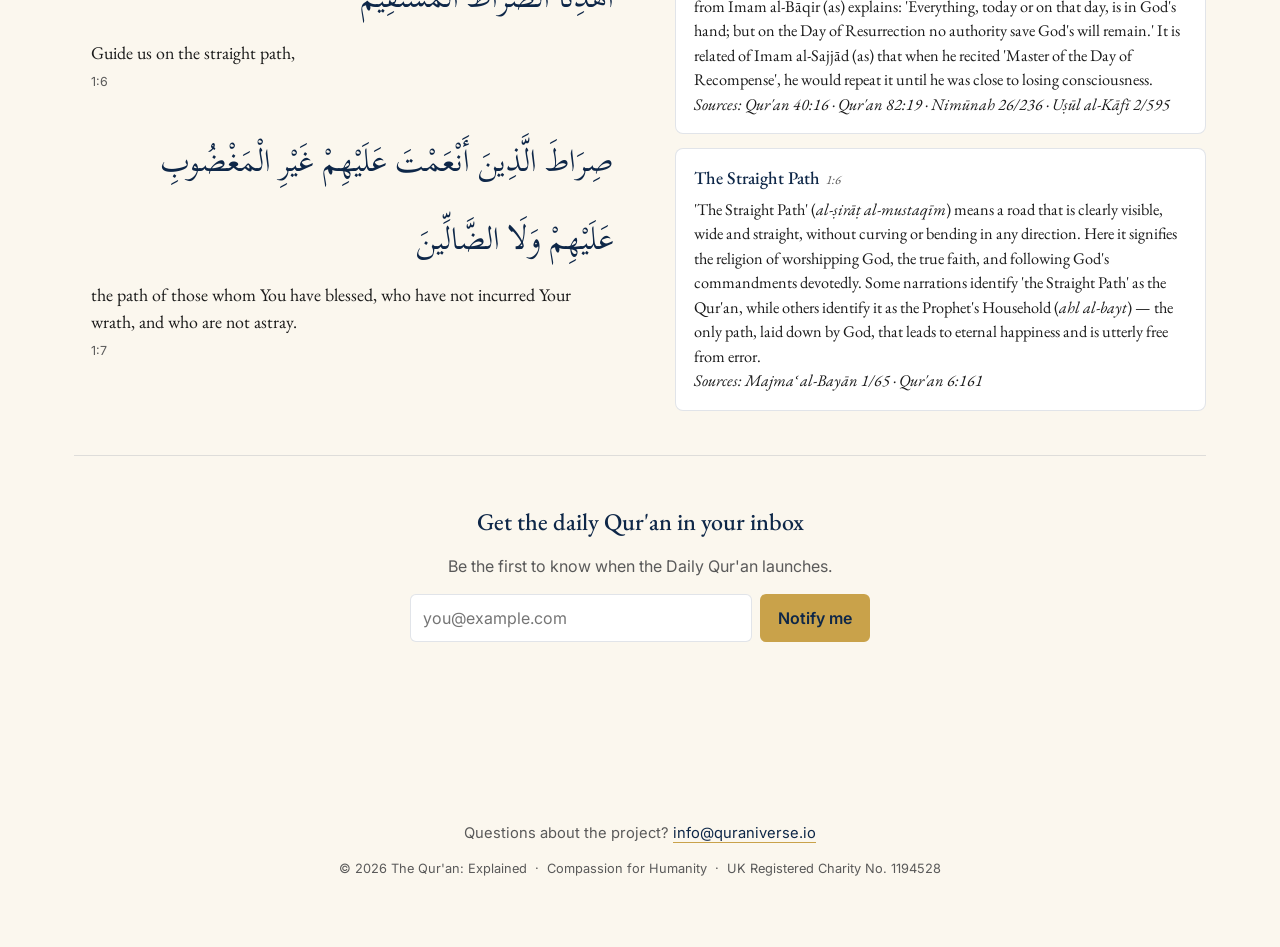
<file: daily/index.html>
<!DOCTYPE html>
<html lang="en">
<head>
  <meta charset="UTF-8">
  <meta name="viewport" content="width=device-width, initial-scale=1.0">
  <title>Daily Qur'an — The Qur'an: Explained</title>
  <meta name="description" content="A page of the Qur'an each day — recitation, translation, and commentary, verse by verse.">
  <link rel="canonical" href="https://quraniverse.io/daily">
  <meta property="og:type" content="website">
  <meta property="og:site_name" content="The Qur'an: Explained">
  <meta property="og:url" content="https://quraniverse.io/daily">
  <meta property="og:title" content="Daily Qur'an — The Qur'an: Explained">
  <meta property="og:description" content="A page of the Qur'an each day — recitation, translation, and commentary, verse by verse.">
  <meta property="og:image" content="https://quraniverse.io/daily/og-daily.jpg">
  <meta property="og:image:width" content="1200">
  <meta property="og:image:height" content="630">
  <meta property="og:image:alt" content="Daily Qur'an — The Qur'an: Explained">
  <meta name="twitter:card" content="summary_large_image">
  <meta name="twitter:title" content="Daily Qur'an — The Qur'an: Explained">
  <meta name="twitter:description" content="A page of the Qur'an each day — recitation, translation, and commentary, verse by verse.">
  <meta name="twitter:image" content="https://quraniverse.io/daily/og-daily.jpg">
  <link rel="icon" href="/assets/favicon.ico">
  <link rel="preconnect" href="https://fonts.googleapis.com">
  <link rel="preconnect" href="https://fonts.gstatic.com" crossorigin>
  <link href="https://fonts.googleapis.com/css2?family=EB+Garamond:ital,wght@0,400;0,500;1,400&family=Inter:wght@400;500;600&family=Scheherazade+New:wght@400;500;700&display=swap" rel="stylesheet">
  <link rel="stylesheet" href="daily.css">
</head>
<body>
  <header class="dhead">
    <a class="dhead__back" href="/">← Quran<em>iverse</em></a>
    <span class="dhead__badge">Preview</span>
  </header>
  <section class="dhero">
    <div class="dhero__inner">
      <div class="dhero__basmala" lang="ar" dir="rtl">بِسْمِ ٱللَّهِ ٱلرَّحْمَٰنِ ٱلرَّحِيمِ</div>
      <h1 class="dhero__title">Daily Qur'an</h1>
      <p class="dhero__tag">A page of the Qur'an every day — recited, translated, and explained.</p>
      <button class="dhero__cta" id="heroStart" type="button">▶ Begin today's page</button>
      <a class="dhero__note" href="/">A preview of Phase 2 · The Qur'an: <em>Explained</em></a>
    </div>
  </section>
  <main class="dwrap">
    <div class="dtabs" id="dtabs"><!-- day buttons injected --></div>
    <div class="dbar">
      <h2 class="dtitle"><span id="dsurah"></span> <small id="dref"></small></h2>
    </div>
    <div class="player" id="player">
      <button id="playAll" class="player__btn" aria-label="Play page">▶</button>
      <div class="player__bar" id="seek" role="slider" aria-label="Seek" tabindex="0">
        <div class="player__fill" id="fill"></div>
      </div>
      <span class="player__time" id="time">0:00 / 0:00</span>
      <button id="speed" class="player__speed" aria-label="Playback speed">1×</button>
      <button id="gear" class="player__gear" aria-label="Settings">⚙</button>
      <div class="settings" id="settings" hidden>
        <label class="settings__row">Recitation
          <select id="setReciter">
            <option value="husary">Husary</option>
            <option value="afasy">Mishary al-Afasy</option>
            <option value="sudais">Sudais</option>
          </select>
        </label>
        <label class="settings__row">English voice
          <select id="setVoice">
            <option value="v2">Voice 1</option>
            <option value="v1">Voice 2</option>
            <option value="celeste">Voice 3</option>
          </select>
        </label>
        <label class="settings__row">Commentary voice
          <select id="setCvoice">
            <option value="v2">Voice 1</option>
            <option value="v1">Voice 2</option>
            <option value="celeste">Voice 3</option>
          </select>
        </label>
        <fieldset class="settings__types">
          <legend>Play</legend>
          <label><input type="checkbox" id="tAr" checked> Arabic recitation</label>
          <label><input type="checkbox" id="tEn" checked> English translation</label>
          <label><input type="checkbox" id="tCmt" checked> Commentary</label>
        </fieldset>
        <label class="settings__row">Order
          <select id="setOrder">
            <option value="verses">Verses first, then commentary</option>
            <option value="interleave">Commentary between verses</option>
          </select>
        </label>
      </div>
    </div>
    <div class="spread">
      <div class="verses" id="verses"><!-- verses injected --></div>
      <aside class="notes" id="notes" aria-label="Commentary"><!-- notes injected --></aside>
    </div>
    <section class="subscribe">
      <h2>Get the daily Qur'an in your inbox</h2>
      <p class="subscribe__lead">Be the first to know when the Daily Qur'an launches.</p>
      <form id="subForm">
        <input type="email" id="subEmail" required placeholder="you@example.com" aria-label="Email address">
        <button class="btn btn--primary" type="submit">Notify me</button>
      </form>
      <p class="subscribe__msg" id="subMsg" role="status"></p>
    </section>
  </main>
  <footer class="dfoot">
    <p>Questions about the project? <a href="mailto:info@quraniverse.io">info@quraniverse.io</a></p>
    <p class="dfoot__small">© 2026 The Qur'an: Explained &nbsp;·&nbsp; Compassion for Humanity &nbsp;·&nbsp; UK Registered Charity No.&nbsp;1194528</p>
  </footer>
  <script src="daily.js" defer></script>
</body>
</html>
</file>
<file: styles.css>
/* --- Reset --- */
*, *::before, *::after { box-sizing: border-box; margin: 0; padding: 0; }
html { scroll-behavior: smooth; }
body { line-height: 1.6; -webkit-font-smoothing: antialiased; }
img, svg { display: block; max-width: 100%; height: auto; }
button { font: inherit; cursor: pointer; border: none; background: none; }
a { color: inherit; text-decoration: none; }
ul { list-style: none; }

/* --- Design tokens --- */
:root {
  --navy: #0E2748;
  --navy-light: #1A3A63;
  --brass: #C9A24A;
  --brass-light: #DDB865;
  --cream: #FBF7EE;
  --white: #FFFFFF;
  --ink: #1A1A1A;
  --muted: #5A5A5A;
  --border: rgba(14, 39, 72, 0.12);
  --border-on-navy: rgba(201, 162, 74, 0.28);
  --shadow-sm: 0 2px 8px rgba(14, 39, 72, 0.08);
  --shadow-md: 0 8px 24px rgba(14, 39, 72, 0.12);
  --shadow-lg: 0 20px 48px rgba(14, 39, 72, 0.18);

  --font-display: 'EB Garamond', 'Georgia', serif;
  --font-body: 'Inter', -apple-system, BlinkMacSystemFont, sans-serif;
  --font-mono: ui-monospace, 'SF Mono', Menlo, monospace;
  --font-arabic: 'Scheherazade New', 'Amiri', 'Lateef', serif;

  --container: 1120px;
  --gutter: clamp(20px, 4vw, 48px);
  --section-pad: clamp(64px, 9vw, 120px);
}

/* --- Body + typography --- */
body {
  font-family: var(--font-body);
  color: var(--ink);
  background: var(--cream);
}
h1, h2, h3 { font-family: var(--font-display); font-weight: 500; line-height: 1.15; letter-spacing: -0.01em; }
h1 { font-size: clamp(2.5rem, 6vw, 4.5rem); }
h2 { font-size: clamp(2rem, 4.5vw, 3rem); }
h3 { font-size: clamp(1.25rem, 2vw, 1.5rem); }
p { font-size: 1.0625rem; }
p.lead { font-size: 1.1875rem; color: var(--muted); }
em, i { font-style: italic; }

/* --- Layout primitives --- */
.container { max-width: var(--container); margin-inline: auto; padding-inline: var(--gutter); }
.section { padding-block: var(--section-pad); scroll-margin-top: 80px; }
.section--navy { background: var(--navy); color: var(--cream); }
.section--navy h1, .section--navy h2, .section--navy h3 { color: var(--cream); }
.section--navy p { color: rgba(251, 247, 238, 0.85); }

/* --- Buttons --- */
.btn {
  display: inline-flex; align-items: center; justify-content: center;
  padding: 14px 28px; border-radius: 4px;
  font-family: var(--font-body); font-weight: 500; font-size: 1rem;
  letter-spacing: 0.01em; text-align: center;
  transition: transform 180ms ease, box-shadow 180ms ease, background 180ms ease, color 180ms ease;
}
.btn--primary { background: var(--brass); color: var(--navy); box-shadow: var(--shadow-sm); }
.btn--primary:hover { background: var(--brass-light); transform: translateY(-2px); box-shadow: var(--shadow-md); }
.btn--ghost { background: transparent; color: var(--brass); border: 1.5px solid var(--brass); }
.btn--ghost:hover { background: var(--brass); color: var(--navy); transform: translateY(-2px); }

/* --- Links --- */
a.inline-link { position: relative; color: var(--brass); }
a.inline-link::after {
  content: ''; position: absolute; left: 0; bottom: -2px;
  width: 100%; height: 1px; background: currentColor;
  transform: scaleX(0); transform-origin: right; transition: transform 200ms ease;
}
a.inline-link:hover::after { transform: scaleX(1); transform-origin: left; }

/* --- Accessibility --- */
:focus-visible { outline: 2px solid var(--brass); outline-offset: 3px; border-radius: 2px; }
@media (prefers-reduced-motion: reduce) {
  *, *::before, *::after { animation-duration: 0.01ms !important; transition-duration: 0.01ms !important; }
  html { scroll-behavior: auto; }
}

/* --- Nav --- */
.nav {
  position: sticky; top: 0; z-index: 50;
  background: rgba(14, 39, 72, 0.92);
  backdrop-filter: blur(10px);
  -webkit-backdrop-filter: blur(10px);
  border-bottom: 1px solid var(--border-on-navy);
}
.nav__inner {
  display: flex; align-items: center; justify-content: space-between;
  padding-block: 14px;
}
.nav__brand {
  font-family: var(--font-display); font-size: 1.25rem; color: var(--cream);
  letter-spacing: 0.01em;
}
.nav__brand em { color: var(--brass); font-style: italic; }
.nav__cta { padding: 10px 20px; font-size: 0.9375rem; }
.nav__links { display: flex; gap: 28px; }
.nav__links a {
  position: relative; color: rgba(251, 247, 238, 0.8);
  font-size: 0.9375rem; font-weight: 500; letter-spacing: 0.01em;
  transition: color 160ms ease;
}
.nav__links a:hover { color: var(--cream); }
.nav__links a::after {
  content: ""; position: absolute; left: 0; right: 0; bottom: -5px; height: 1.5px;
  background: var(--brass); transform: scaleX(0); transform-origin: right;
  transition: transform 200ms ease;
}
.nav__links a:hover::after { transform: scaleX(1); transform-origin: left; }
@media (max-width: 860px) { .nav__links { display: none; } }
.nav__cta-short { display: none; }
@media (max-width: 540px) {
  .nav__brand { font-size: 1rem; }
  .nav__cta { padding: 8px 14px; font-size: 0.875rem; }
  .nav__cta-long { display: none; }
  .nav__cta-short { display: inline; }
}

/* --- Hero --- */
.hero {
  position: relative;
  background:
    radial-gradient(ellipse 55% 60% at 72% 48%, rgba(201, 162, 74, 0.22), rgba(201, 162, 74, 0) 65%),
    linear-gradient(180deg, #0A1F3C 0%, #1A3A63 100%);
  color: var(--cream);
  min-height: calc(100vh - 60px);
  display: flex; align-items: center;
  overflow: hidden;
  padding-block: clamp(80px, 12vw, 160px);
  border-bottom: 1px solid var(--border-on-navy);
}
.hero .lead { color: rgba(251, 247, 238, 0.82); }
@media (max-width: 880px) {
  .hero {
    background:
      radial-gradient(ellipse 72% 42% at 50% 28%, rgba(201, 162, 74, 0.22), rgba(201, 162, 74, 0) 68%),
      linear-gradient(180deg, #0A1F3C 0%, #1A3A63 100%);
  }
}
.hero__inner {
  position: relative;
  display: grid; grid-template-columns: 1.2fr 1fr; gap: clamp(40px, 6vw, 80px);
  align-items: center;
}
@media (max-width: 880px) {
  .hero__inner { grid-template-columns: 1fr; text-align: center; }
  .hero__visual { order: -1; }
}
.hero__bismillah {
  font-family: var(--font-display); font-style: italic;
  color: var(--brass); font-size: 1rem; margin-bottom: 24px;
}
.hero h1 { margin-bottom: 24px; }
.hero h1 .accent { color: var(--brass); }
.hero .lead { max-width: 48ch; margin-inline: auto; margin-bottom: 36px; }
@media (min-width: 881px) { .hero .lead { margin-inline: 0; } }
.hero__cta { display: flex; gap: 10px; flex-wrap: wrap; }
.hero__cta .btn { padding: 10px 15px; font-size: 0.8125rem; letter-spacing: 0; }
@media (max-width: 880px) { .hero__cta { justify-content: center; } }
.hero__visual { display: flex; justify-content: center; perspective: 1200px; }
.hero__cover {
  max-width: 320px; width: 100%;
  filter: drop-shadow(0 30px 40px rgba(0, 0, 0, 0.55));
  transform-style: preserve-3d;
  transition: transform 200ms ease-out;
  will-change: transform;
}

/* --- Section heads --- */
.section__head { max-width: 720px; margin-bottom: 56px; }
.section__head--centered { margin-inline: auto; text-align: center; }
.section__head h2 { margin-bottom: 16px; }
.section__head .lead { color: var(--muted); }
.section--navy .section__head .lead { color: rgba(251, 247, 238, 0.78); }
.accent { color: var(--brass); }

/* --- Card grid (used by Challenge §3 and Why Support §7) --- */
.cards { display: grid; gap: 24px; }
.cards--3 { grid-template-columns: repeat(3, 1fr); }
.cards--2 { grid-template-columns: repeat(2, 1fr); }
@media (max-width: 880px) { .cards--3 { grid-template-columns: repeat(2, 1fr); } }
@media (max-width: 560px) {
  .cards--3, .cards--2 { grid-template-columns: 1fr; }
}
.card {
  background: var(--white);
  border: 1px solid var(--border);
  border-radius: 8px;
  padding: 32px 28px;
  transition: transform 220ms ease, box-shadow 220ms ease, border-color 220ms ease;
}
.card:hover { transform: translateY(-2px); box-shadow: var(--shadow-md); border-color: var(--brass); }
.card__icon {
  width: 48px; height: 48px;
  display: flex; align-items: center; justify-content: center;
  color: var(--brass); background: rgba(201, 162, 74, 0.1);
  border-radius: 8px; margin-bottom: 20px;
}
.card h3 { font-size: 1.25rem; margin-bottom: 10px; }
.card p { color: var(--muted); font-size: 0.9375rem; line-height: 1.55; }

/* --- Project phases --- */
.phases__note { text-align: center; max-width: 640px; margin: 14px auto 0; color: var(--muted); font-size: 1.0625rem; }
.phases__note em { font-style: italic; }
.phase__tag {
  display: inline-block;
  font-family: var(--font-display); font-size: 1rem; font-weight: 500;
  margin-bottom: 14px; color: var(--muted);
}
.phase__tag--current { font-style: italic; color: var(--brass); }
.phase--planned .phase__tag { font-style: normal; color: rgba(201, 162, 74, 0.75); }
.phase--current { background: var(--navy); border-color: var(--navy); box-shadow: var(--shadow-md); }
.phase--current h3 { color: var(--cream); }
.phase--current p { color: rgba(251, 247, 238, 0.85); }
.phase--current .card__icon { color: var(--navy); background: var(--brass); }
.phase--planned .card__icon { color: var(--muted); background: rgba(14, 39, 72, 0.05); }
.phase__preview { margin-top: 14px; font-weight: 500; }

/* --- Sample spread (§4) --- */
.sample-spread {
  max-width: 960px; margin: 0 auto 64px;
  display: flex; flex-direction: column; align-items: center; gap: 18px;
}
.sample-spread__trigger {
  display: block; padding: 0; border-radius: 6px;
  transition: transform 240ms ease, filter 240ms ease;
  cursor: zoom-in;
}
.sample-spread__trigger:hover { transform: translateY(-4px); }
.sample-spread__trigger:hover .sample-spread__pages { filter: brightness(1.04); }
.sample-spread__pages {
  display: grid; grid-template-columns: 1fr 1fr; gap: 12px;
  filter: drop-shadow(0 30px 60px rgba(0, 0, 0, 0.45));
  transition: filter 240ms ease;
}
.sample-spread__pages img {
  width: 100%; height: auto; border-radius: 4px;
  background: var(--cream);
}
.sample-spread figcaption {
  font-family: var(--font-display); font-style: italic;
  color: rgba(251, 247, 238, 0.65); font-size: 0.9375rem;
}
.sample-spread figcaption em {
  color: var(--brass); font-style: italic;
}
@media (max-width: 640px) {
  .sample-spread__pages { grid-template-columns: 1fr; gap: 16px; }
}

/* --- Lightbox --- */
.lightbox {
  position: fixed; inset: 0; z-index: 100;
  background: rgba(14, 39, 72, 0.94);
  backdrop-filter: blur(8px);
  -webkit-backdrop-filter: blur(8px);
  display: none; align-items: center; justify-content: center;
  padding: clamp(16px, 4vw, 48px);
  opacity: 0;
  transition: opacity 220ms ease;
}
.lightbox.is-open { display: flex; opacity: 1; }
.lightbox__close {
  position: absolute; top: 20px; right: 24px;
  width: 44px; height: 44px; border-radius: 50%;
  background: rgba(251, 247, 238, 0.08);
  color: var(--cream); font-size: 1.75rem; line-height: 1;
  display: flex; align-items: center; justify-content: center;
  transition: background 160ms ease, transform 160ms ease;
}
.lightbox__close:hover { background: var(--brass); color: var(--navy); transform: scale(1.05); }
.lightbox__content {
  display: grid; grid-template-columns: 1fr 1fr; gap: clamp(12px, 2vw, 24px);
  max-width: 100%; max-height: 100%;
}
.lightbox__content img {
  max-height: calc(100vh - 96px);
  width: auto; max-width: 100%;
  border-radius: 4px;
  box-shadow: 0 30px 60px rgba(0, 0, 0, 0.6);
  background: var(--cream);
}
@media (max-width: 820px) {
  .lightbox__content { grid-template-columns: 1fr; overflow-y: auto; }
  .lightbox__content img { max-height: none; max-width: calc(100vw - 48px); }
}
@media (prefers-reduced-motion: reduce) {
  .lightbox { transition: none; }
  .sample-spread__trigger, .sample-spread__pages { transition: none; }
  .sample-spread__trigger:hover { transform: none; }
}

/* --- Feature list (plain, no card border) --- */
.book__features { margin-top: 16px; }
.feature {
  padding: 24px 0;
  border-top: 1px solid var(--border-on-navy);
}
.feature h3 { color: var(--brass); font-size: 1.125rem; margin-bottom: 8px; font-weight: 500; }
.feature p { color: rgba(251, 247, 238, 0.8); font-size: 0.9375rem; }

/* --- Progress --- */
.progress__grid {
  display: grid; grid-template-columns: auto 1fr; gap: 64px;
  align-items: center; margin-bottom: 72px;
}
@media (max-width: 760px) {
  .progress__grid { grid-template-columns: 1fr; gap: 48px; }
}
.progress__ring-wrap { text-align: center; }
.progress__ring-figure {
  position: relative;
  display: inline-block;
  line-height: 0;
}
.progress-ring { display: block; }
.progress__ring-text {
  position: absolute; inset: 0;
  display: flex; flex-direction: column; align-items: center; justify-content: center;
  line-height: 1.1;
  pointer-events: none;
}
.progress__ring-text strong {
  font-family: var(--font-display); font-size: 2.25rem; color: var(--navy);
}
.progress__ring-text span {
  font-size: 0.875rem; color: var(--muted); letter-spacing: 0.02em;
}
.progress__verse { margin-top: 24px; font-size: 1.0625rem; color: var(--ink); }
.progress__verse strong { font-family: var(--font-display); color: var(--brass); font-size: 1.125rem; }
.progress__updated { color: var(--muted); font-size: 0.875rem; margin-top: 4px; }

/* --- Timeline --- */
.timeline__title { font-size: 1.25rem; margin-bottom: 24px; }
.timeline__list { border-left: 2px solid var(--border); padding-left: 24px; }
.timeline__list li {
  display: grid; grid-template-columns: 1fr auto; gap: 16px;
  align-items: baseline; padding: 16px 0; position: relative;
  border-bottom: 1px solid var(--border);
}
.timeline__list li:last-child { border-bottom: none; }
.timeline__dot {
  position: absolute; left: -32px; top: 22px;
  width: 12px; height: 12px; border-radius: 50%;
  background: var(--brass); box-shadow: 0 0 0 4px var(--cream);
}
.timeline__stage { font-family: var(--font-display); font-size: 1.125rem; color: var(--navy); }
.timeline__dates { font-size: 0.9375rem; color: var(--muted); white-space: nowrap; }
.timeline__launch .timeline__stage { color: var(--brass); font-weight: 500; }
.timeline__launch .timeline__dot { width: 16px; height: 16px; left: -34px; }

/* --- Latest verse card --- */
.latest-verse {
  max-width: 760px; margin: 0 auto 48px;
  background: var(--white);
  border: 1px solid var(--border);
  border-radius: 8px;
  padding: clamp(36px, 5vw, 56px) clamp(28px, 4vw, 48px);
  text-align: center;
  position: relative;
}
.latest-verse::before {
  content: ''; position: absolute; top: 0; left: 50%;
  transform: translateX(-50%);
  width: 72px; height: 2px; background: var(--brass);
  border-radius: 0 0 2px 2px;
}
.latest-verse__label {
  font-size: 0.75rem; letter-spacing: 0.16em; text-transform: uppercase;
  color: var(--brass); font-weight: 500;
  margin-bottom: 28px;
}
.latest-verse__arabic {
  font-family: var(--font-arabic);
  font-size: clamp(1.75rem, 3.4vw, 2.5rem);
  line-height: 2;
  color: var(--navy);
  margin-bottom: 24px;
  font-weight: 400;
  direction: rtl;
}
.latest-verse__ref {
  font-family: var(--font-display);
  font-style: italic;
  color: var(--muted);
  font-size: 1rem;
  margin-bottom: 20px;
}
.latest-verse__ref strong {
  color: var(--brass); font-weight: 500; font-style: normal;
  font-family: var(--font-body);
  letter-spacing: 0.02em;
}
.latest-verse__english {
  font-family: var(--font-display); font-style: italic;
  color: var(--muted);
  font-size: 1.0625rem;
  line-height: 1.65;
  max-width: 52ch; margin: 0 auto;
}

/* --- Funds --- */
.funds {
  max-width: 760px; margin: 0 auto; padding: 32px;
  background: var(--white); border: 1px solid var(--border); border-radius: 8px;
}
.funds__bar {
  height: 12px; background: var(--border); border-radius: 6px; overflow: hidden;
  margin-bottom: 20px;
}
.funds__fill {
  height: 100%; background: linear-gradient(90deg, var(--brass), var(--brass-light));
  border-radius: 6px;
}
.funds__labels p { font-size: 1.0625rem; }
.funds__labels p strong { font-family: var(--font-display); font-size: 1.25rem; color: var(--navy); }
.funds__gap { color: var(--muted); margin-top: 4px; font-size: 0.9375rem; }

/* --- Team --- */
.team__grid {
  display: grid; grid-template-columns: 1fr 1.2fr; gap: 64px;
  margin-bottom: 64px;
}
@media (max-width: 880px) { .team__grid { grid-template-columns: 1fr; gap: 48px; } }
.team__intro h3, .team__tafsirs h3 {
  font-size: 1rem; text-transform: uppercase; letter-spacing: 0.1em;
  color: var(--brass); margin-bottom: 20px; font-weight: 500; font-family: var(--font-body);
}
.team__intro p { margin-bottom: 16px; max-width: 40ch; }
.team__intro p strong { color: var(--brass); font-weight: 500; }
.tafsirs {
  display: grid; grid-template-columns: 1fr 1fr; gap: 20px 32px;
}
@media (max-width: 560px) { .tafsirs { grid-template-columns: 1fr; } }
.tafsirs li { display: flex; flex-direction: column; }
.tafsirs em {
  font-family: var(--font-display); font-size: 1.125rem; color: var(--cream);
}
.tafsirs span {
  font-size: 0.875rem; color: rgba(251, 247, 238, 0.6); margin-top: 2px;
}
.team__roles {
  display: grid; grid-template-columns: repeat(3, 1fr); gap: 24px;
  padding-top: 48px; border-top: 1px solid var(--border-on-navy);
}
@media (max-width: 760px) { .team__roles { grid-template-columns: 1fr; } }
.role h4 {
  font-family: var(--font-display); font-size: 1.25rem; color: var(--brass);
  margin-bottom: 8px; font-weight: 500;
}
.role p { font-size: 0.9375rem; color: rgba(251, 247, 238, 0.8); }

/* --- Why support --- */
.why__cards .card h3 { color: var(--navy); }

/* --- How to support --- */
.support__grid {
  display: grid; grid-template-columns: repeat(2, 1fr); gap: 24px;
  margin-bottom: 32px;
}
@media (max-width: 760px) { .support__grid { grid-template-columns: 1fr; } }
.donate-card {
  background: var(--navy-light); border: 1px solid var(--border-on-navy);
  border-radius: 8px; padding: 32px;
  display: flex; flex-direction: column; gap: 16px;
  transition: transform 220ms ease, border-color 220ms ease;
}
.donate-card:hover { transform: translateY(-2px); border-color: var(--brass); }
.donate-card h3 { color: var(--brass); font-size: 1.375rem; }
.donate-card p { color: rgba(251, 247, 238, 0.85); font-size: 0.9375rem; flex: 1; }
.donate-card .btn { align-self: flex-start; }
.bank { display: flex; flex-direction: column; gap: 6px; }
.bank > div { display: grid; grid-template-columns: 120px 1fr; gap: 12px; align-items: baseline; }
.bank dt {
  font-size: 0.8125rem; color: rgba(251, 247, 238, 0.6);
  letter-spacing: 0.04em; text-transform: uppercase;
}
.bank dd { font-family: var(--font-mono); font-size: 0.9375rem; }
.bank button.copy {
  color: var(--cream); text-align: left;
  padding: 4px 6px; margin: -4px -6px; border-radius: 4px;
  transition: background 150ms ease;
  font-family: inherit;
}
.bank button.copy:hover { background: rgba(201, 162, 74, 0.15); }
.bank button.copy.copied { background: var(--brass); color: var(--navy); }
.donate-card__note {
  font-size: 0.8125rem; color: rgba(251, 247, 238, 0.65);
  margin-top: 4px;
}
.support__footnote {
  text-align: center; font-size: 0.875rem;
  color: rgba(251, 247, 238, 0.6); max-width: 720px;
  margin: 24px auto 0;
}

.support__contact {
  text-align: center; font-size: 0.9375rem;
  color: rgba(251, 247, 238, 0.82); margin: 28px auto 0;
}

.support__grid--2 { grid-template-columns: repeat(2, 1fr); max-width: 820px; margin-inline: auto; }
@media (max-width: 760px) { .support__grid--2 { grid-template-columns: 1fr; } }
.donate-card--accent { background: rgba(201, 162, 74, 0.12); border-color: rgba(201, 162, 74, 0.5); }
.donate-card--accent h3 { color: var(--brass); }

/* --- Region tabs --- */
.region-tabs {
  display: flex; flex-wrap: wrap; justify-content: center; gap: 10px;
  margin: 0 auto 32px; max-width: 640px;
}
.region-tab {
  padding: 9px 20px; border-radius: 999px;
  border: 1px solid var(--border-on-navy); background: transparent;
  color: rgba(251, 247, 238, 0.82); font: inherit; font-size: 0.9375rem;
  cursor: pointer; transition: background 180ms ease, color 180ms ease, border-color 180ms ease;
}
.region-tab:hover { border-color: var(--brass); color: var(--cream); }
.region-tab--active { background: var(--brass); color: var(--navy); border-color: var(--brass); font-weight: 600; }
.region-panel.is-hidden { display: none; }

/* --- Partner charities strip --- */
.partners { background: var(--cream); padding-block: 48px; }
.partners__eyebrow {
  text-align: center; font-size: 0.8125rem; letter-spacing: 0.14em;
  text-transform: uppercase; color: var(--muted); margin-bottom: 28px;
}
.partners__row {
  display: flex; flex-wrap: wrap; justify-content: center; align-items: stretch;
  gap: 24px;
}
.partner {
  display: flex; align-items: center; gap: 16px;
  background: #fff; border: 1px solid var(--border); border-radius: 10px;
  padding: 18px 26px; box-shadow: var(--shadow-sm);
}
.partner__logo {
  flex: none; width: 96px; height: 56px;
  display: flex; align-items: center; justify-content: center;
}
.partner__logo img { max-width: 100%; max-height: 100%; object-fit: contain; }
.partner__name {
  font-family: var(--font-display); font-size: 1.125rem; color: var(--navy); line-height: 1.25;
}
.partner__name span {
  display: block; font-family: var(--font-body); font-size: 0.8125rem;
  color: var(--muted); letter-spacing: 0.02em; margin-top: 2px;
}
@media (max-width: 560px) {
  .partners__row { flex-direction: column; align-items: stretch; }
  .partner { justify-content: flex-start; }
}

/* --- Daily Qur'an preview band --- */
.daily-band__inner {
  display: grid; grid-template-columns: 1fr 1.12fr; gap: 52px; align-items: center;
}
.daily-band__eyebrow {
  color: var(--brass); text-transform: uppercase; letter-spacing: 0.14em;
  font-size: 0.8125rem; font-weight: 600; margin-bottom: 14px;
}
.daily-band__text h2 { font-size: clamp(1.9rem, 3.4vw, 2.6rem); line-height: 1.12; }
.daily-band__text .lead { margin-top: 16px; }
.daily-band__cta { margin-top: 26px; }
.daily-band__note { font-size: 0.85rem; color: rgba(251, 247, 238, 0.6); margin-top: 14px; }
.daily-band__shot {
  display: block; border-radius: 14px; overflow: hidden;
  border: 1px solid rgba(251, 247, 238, 0.14);
  box-shadow: 0 26px 60px rgba(0, 0, 0, 0.42);
  transform: perspective(1400px) rotateY(-5deg);
  transition: transform 450ms ease, box-shadow 450ms ease;
}
.daily-band__shot:hover {
  transform: perspective(1400px) rotateY(0deg) translateY(-4px);
  box-shadow: 0 32px 70px rgba(0, 0, 0, 0.5);
}
.daily-band__shot img { display: block; width: 100%; height: auto; }
@media (max-width: 860px) {
  .daily-band__inner { grid-template-columns: 1fr; gap: 34px; }
  .daily-band__shot { transform: none; }
  .daily-band__shot:hover { transform: translateY(-4px); }
}

/* --- Footer --- */
.footer { background: var(--cream); padding-block: 56px; border-top: 1px solid var(--border); }
.footer__inner { text-align: center; }
.footer__contact { font-size: 0.9375rem; color: var(--muted); margin-bottom: 10px; }
.footer__bismillah {
  font-family: var(--font-display); font-size: 1.25rem;
  color: var(--navy); margin-bottom: 12px;
}
.footer__small { font-size: 0.8125rem; color: var(--muted); }

/* --- Reveal on scroll --- */
.reveal {
  opacity: 0; transform: translateY(16px);
  transition: opacity 500ms ease, transform 500ms ease;
  will-change: opacity, transform;
}
.reveal.is-visible { opacity: 1; transform: none; }
@media (prefers-reduced-motion: reduce) {
  .reveal { opacity: 1; transform: none; transition: none; }
}
</file>
<file: daily/daily.css>
:root{--navy:#0E2748;--brass:#C9A24A;--cream:#FBF7EE;--ink:#1A1A1A;--muted:#5A5A5A;--border:rgba(14,39,72,.12);--white:#fff}
*{box-sizing:border-box}
body{margin:0;font-family:Inter,system-ui,sans-serif;background:var(--cream);color:var(--ink);line-height:1.5}
.dhead{display:flex;justify-content:space-between;align-items:center;padding:14px 24px;background:var(--navy);color:var(--cream);position:sticky;top:0;z-index:10}
.dhead__back{color:var(--cream);text-decoration:none;font-family:'EB Garamond',serif;font-size:1.05rem}
.dhead__back em{color:var(--brass);font-style:normal}
.dhead__badge{font-size:.7rem;letter-spacing:.08em;text-transform:uppercase;background:var(--brass);color:var(--navy);padding:3px 10px;border-radius:999px;font-weight:600}
.dwrap{max-width:1180px;margin:0 auto;padding:32px 24px 96px}
.dhero{background:radial-gradient(900px 460px at 50% -12%, rgba(201,162,74,.20), rgba(201,162,74,0) 62%), var(--navy);color:var(--cream);text-align:center;padding:52px 24px 58px}
.dhero__inner{max-width:760px;margin:0 auto;display:flex;flex-direction:column;align-items:center}
.dhero__basmala{font-family:'Scheherazade New',serif;font-size:2.1rem;color:var(--brass);margin-bottom:14px;line-height:1.25}
.dhero__title{font-family:'EB Garamond',serif;font-weight:500;font-size:clamp(2.6rem,7vw,4.2rem);line-height:1;margin:0;color:var(--cream)}
.dhero__tag{font-family:'EB Garamond',serif;color:rgba(251,247,238,.85);font-size:1.2rem;margin:16px 0 0;max-width:36ch}
.dhero__cta{margin-top:26px;background:var(--brass);color:var(--navy);border:0;border-radius:8px;padding:13px 26px;font:inherit;font-weight:600;font-size:1.05rem;cursor:pointer}
.dhero__cta:hover{filter:brightness(1.05)}
.dhero__note{margin-top:20px;font-size:.82rem;color:rgba(251,247,238,.6);text-decoration:none;letter-spacing:.02em}
.dhero__note em{font-style:italic;color:var(--brass)}
.dhero__note:hover{color:rgba(251,247,238,.85)}
@media(max-width:560px){.dhero__basmala{font-size:1.7rem}}
.dtabs{display:flex;gap:8px;margin:24px 0 8px;flex-wrap:wrap}
.dtab{padding:8px 16px;border:1px solid var(--border);border-radius:999px;background:var(--white);cursor:pointer;font:inherit;color:var(--ink)}
.dtab--active{background:var(--navy);color:var(--cream);border-color:var(--navy)}
.dbar{display:flex;align-items:center;justify-content:space-between;gap:16px;flex-wrap:wrap;margin:8px 0 12px}
.dtitle{font-family:'EB Garamond',serif;color:var(--navy);margin:.2em 0}
.dtitle small{color:var(--muted);font-size:1rem;font-style:italic}
.btn{font:inherit;font-weight:600;border:0;border-radius:6px;padding:10px 18px;cursor:pointer}
.btn--primary{background:var(--brass);color:var(--navy)}
.btn--primary:hover{filter:brightness(1.05)}

/* compact sticky player */
.player{display:flex;align-items:center;gap:12px;position:sticky;top:57px;z-index:9;
  background:var(--cream);padding:10px 12px;margin:0 -12px 24px;border-bottom:1px solid var(--border)}
.player__btn{flex:none;width:40px;height:40px;border-radius:999px;border:0;cursor:pointer;
  background:var(--brass);color:var(--navy);font-size:1rem;font-weight:700}
.player__btn:hover{filter:brightness(1.05)}
.player__bar{flex:1;height:7px;border-radius:999px;background:rgba(14,39,72,.14);cursor:pointer;position:relative}
.player__fill{height:100%;width:0;border-radius:999px;background:var(--brass)}
.player__time{flex:none;font-size:.8rem;color:var(--muted);font-variant-numeric:tabular-nums;min-width:88px;text-align:right}
.player__speed,.player__gear{flex:none;height:34px;display:inline-flex;align-items:center;justify-content:center;
  border:1px solid var(--border);background:var(--white);color:var(--ink);border-radius:6px;padding:0 10px;
  font:inherit;font-weight:600;cursor:pointer}
.player__speed{font-size:.8rem;min-width:44px}
.player__gear{font-size:1rem}
.player__speed:hover,.player__gear:hover{border-color:var(--brass)}
.player__gear.is-open{background:var(--brass);border-color:var(--brass);color:var(--navy)}
.settings[hidden]{display:none}
.settings{position:absolute;top:calc(100% + 8px);right:12px;z-index:20;width:270px;background:var(--white);
  border:1px solid var(--border);border-radius:8px;box-shadow:0 8px 24px rgba(14,39,72,.18);padding:14px;
  display:flex;flex-direction:column;gap:10px}
.settings__row{display:flex;flex-direction:column;gap:4px;font-size:.85rem;color:var(--muted)}
.settings select{padding:6px 8px;border:1px solid var(--border);border-radius:6px;font:inherit;color:var(--ink)}
.settings__types{border:1px solid var(--border);border-radius:6px;padding:8px 10px;margin:0;font-size:.85rem;color:var(--ink)}
.settings__types legend{color:var(--muted);font-size:.78rem;padding:0 4px}
.settings__types label{display:block;margin:3px 0}
.verse__ar,.verse__en{cursor:pointer}

/* spread: stacked by default (mobile), page-facing on wide screens */
.spread{display:grid;gap:28px}
@media(min-width:1000px){
  .spread{grid-template-columns:1.05fr 1fr;gap:44px;align-items:start}
  .notes{position:sticky;top:80px}
}

.verses{list-style:none;padding:0;margin:0}
.verse{padding:14px 16px;border-radius:8px;border:1px solid transparent;cursor:pointer;transition:background .2s,border-color .2s,box-shadow .2s}
.verse:hover{background:rgba(255,255,255,.55)}
.verse__ar{font-family:'Scheherazade New',serif;font-size:1.95rem;line-height:2.5;direction:rtl;text-align:right;color:var(--navy)}
.verse__en{font-family:'EB Garamond',serif;font-size:1.12rem;color:var(--ink);margin-top:4px}
.verse__ref{font-size:.78rem;color:var(--muted);margin-top:6px}
.verse.is-active{background:var(--white);border-color:var(--brass);box-shadow:0 2px 10px rgba(14,39,72,.1)}
.verse.is-speaking-en .verse__en{color:var(--navy);font-weight:500}

/* commentary notes panel */
.notes{display:flex;flex-direction:column;gap:14px}
.notes.is-hidden{display:none}
.verses .note{margin:6px 0 4px}
.notes__head{font-family:'EB Garamond',serif;color:var(--navy);font-size:1.25rem;margin:0 0 2px;font-weight:500}
.note{background:var(--white);border:1px solid var(--border);border-radius:8px;padding:16px 18px}
.note h3{font-family:'EB Garamond',serif;color:var(--navy);margin:0 0 6px;font-size:1.12rem;font-weight:500}
.note__ref{color:var(--muted);font-size:.8rem;font-weight:400;font-style:italic;margin-left:6px}
.note p{font-family:'EB Garamond',serif;color:var(--ink);font-size:1.02rem;margin:0}
.note__sources{margin-top:8px;font-size:.78rem;color:var(--muted);font-style:italic}
.note__play{margin-top:10px;background:transparent;border:1.5px solid var(--brass);color:var(--navy);border-radius:6px;padding:5px 12px;font:inherit;font-size:.85rem;font-weight:600;cursor:pointer}
.note__play:hover{background:var(--brass)}
.note{transition:background .2s,border-color .2s,box-shadow .2s}
.note:hover{background:#fffdf8;border-color:rgba(201,162,74,.55);cursor:default}
.note.is-active{border-color:var(--brass);box-shadow:0 2px 12px rgba(14,39,72,.12);background:#fffdf6}
.verse.is-linked{background:rgba(201,162,74,.10);border-color:rgba(201,162,74,.45)}

.subscribe{margin-top:44px;border-top:1px solid var(--border);padding-top:28px;text-align:center}
.subscribe h2{font-family:'EB Garamond',serif;color:var(--navy);font-weight:500}
.subscribe__lead{color:var(--muted);margin-top:-6px}
.subscribe form{display:flex;gap:8px;max-width:460px;margin:14px auto 0}
.subscribe input{flex:1;padding:11px 12px;border:1px solid var(--border);border-radius:6px;font:inherit}
.subscribe__msg{color:var(--muted);font-size:.9rem;min-height:1.2em;margin-top:8px}
.dfoot{text-align:center;padding:30px 24px 56px;color:var(--muted);font-size:.92rem}
.dfoot a{color:var(--navy);text-decoration:none;border-bottom:1px solid var(--brass)}
.dfoot a:hover{color:var(--brass)}
.dfoot__small{font-size:.8rem;margin-top:8px}
@media(max-width:560px){.verse__ar{font-size:1.6rem;line-height:2.3}.subscribe form{flex-direction:column}}
</file>
